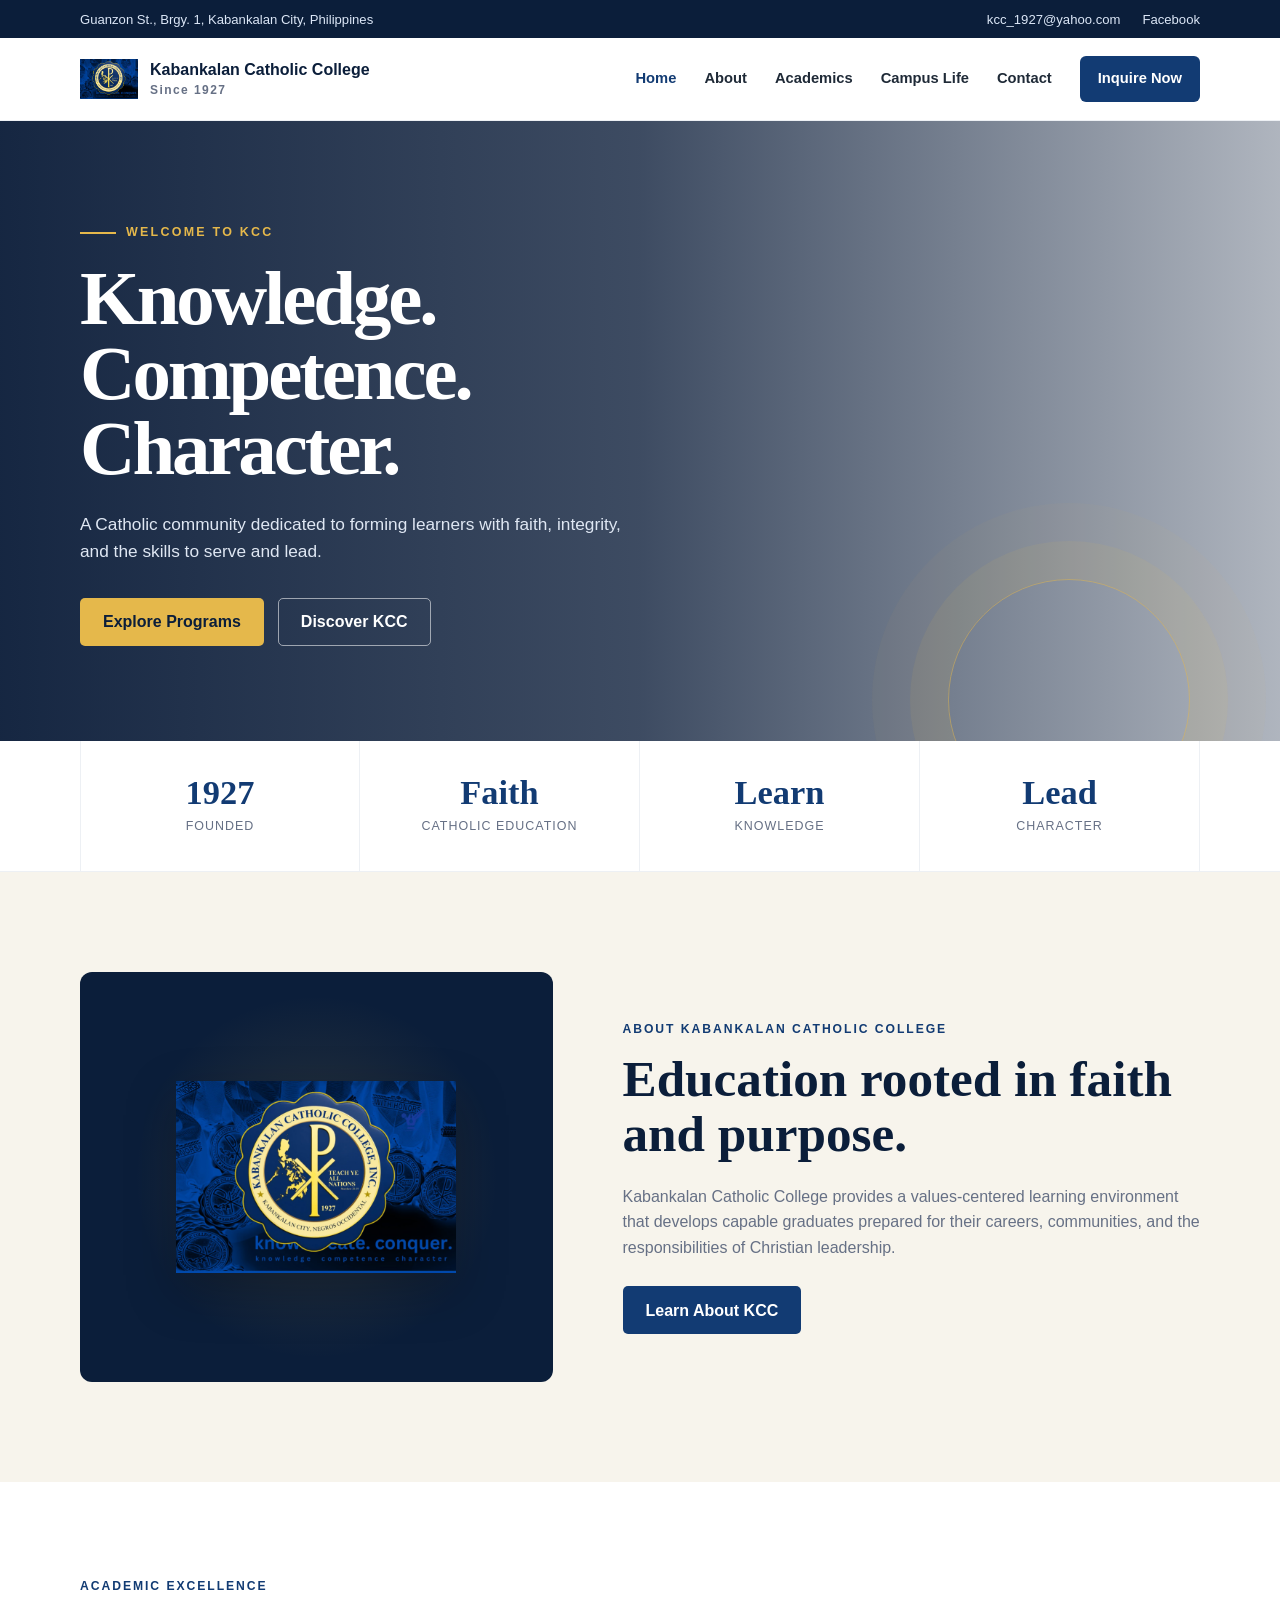
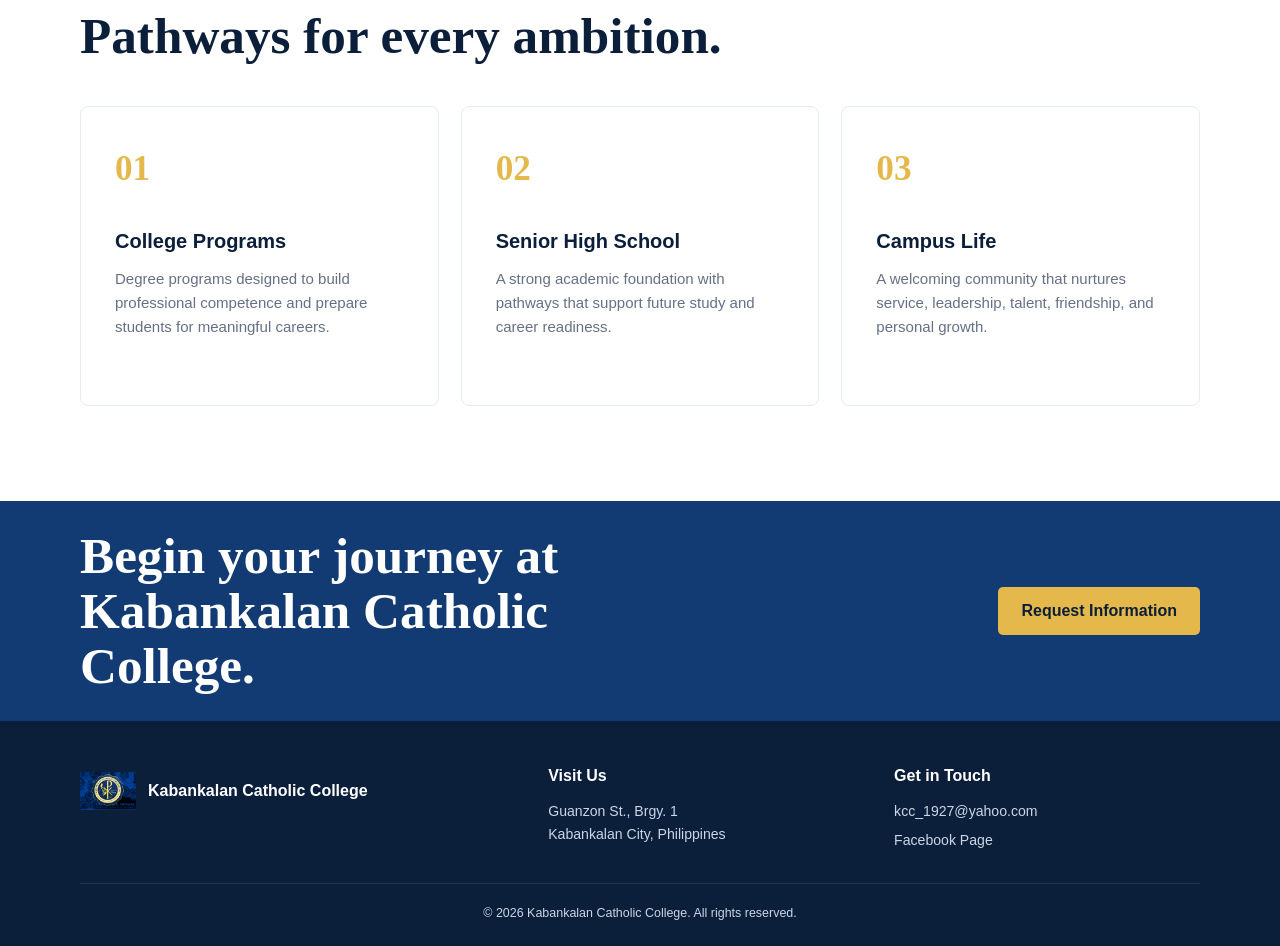
<file: index.html>
<!DOCTYPE html>
<html lang="en">
<head>
  <meta charset="UTF-8">
  <meta name="viewport" content="width=device-width, initial-scale=1.0">
  <meta name="description" content="Kabankalan Catholic College - knowledge, competence, and character.">
  <title>Kabankalan Catholic College</title>
  <link rel="stylesheet" href="assets/style.css">
</head>
<body>
  <div class="topbar">
    <div class="container">
      <span>Guanzon St., Brgy. 1, Kabankalan City, Philippines</span>
      <div class="topbar-links">
        <a href="mailto:kcc_1927@yahoo.com">kcc_1927@yahoo.com</a>
        <a href="https://www.facebook.com/share/1AAuuP4sMT/" target="_blank" rel="noopener">Facebook</a>
      </div>
    </div>
  </div>

  <header class="navbar">
    <div class="container nav-inner">
      <a class="brand" href="index.html" aria-label="Kabankalan Catholic College home">
        <img src="assets/kcc-logo.png" alt="Kabankalan Catholic College seal">
        <div>
          Kabankalan Catholic College
          <span>Since 1927</span>
        </div>
      </a>

      <button class="menu-btn" type="button" aria-label="Toggle navigation" aria-expanded="false">&#9776;</button>
      <nav class="nav-links" aria-label="Main navigation">
        <a class="active" href="index.html">Home</a>
        <a href="about.html">About</a>
        <a href="courses.html">Academics</a>
        <a href="events.html">Campus Life</a>
        <a href="contact.html">Contact</a>
        <a class="apply-btn" href="contact.html">Inquire Now</a>
      </nav>
    </div>
  </header>

  <main>
    <section class="hero">
      <div class="container">
        <div class="hero-content">
          <div class="eyebrow">Welcome to KCC</div>
          <h1>Knowledge.<br>Competence.<br>Character.</h1>
          <p>A Catholic community dedicated to forming learners with faith, integrity, and the skills to serve and lead.</p>
          <div class="hero-actions">
            <a class="button button-gold" href="courses.html">Explore Programs</a>
            <a class="button button-outline" href="about.html">Discover KCC</a>
          </div>
        </div>
      </div>
    </section>

    <section class="stats" aria-label="College highlights">
      <div class="container stats-grid">
        <div class="stat"><strong>1927</strong><span>Founded</span></div>
        <div class="stat"><strong>Faith</strong><span>Catholic Education</span></div>
        <div class="stat"><strong>Learn</strong><span>Knowledge</span></div>
        <div class="stat"><strong>Lead</strong><span>Character</span></div>
      </div>
    </section>

    <section class="welcome">
      <div class="container welcome-grid">
        <div class="welcome-logo">
          <img src="assets/kcc-logo.png" alt="Kabankalan Catholic College official seal">
        </div>
        <div>
          <div class="section-kicker">About Kabankalan Catholic College</div>
          <h2>Education rooted in faith and purpose.</h2>
          <p class="welcome-copy">Kabankalan Catholic College provides a values-centered learning environment that develops capable graduates prepared for their careers, communities, and the responsibilities of Christian leadership.</p>
          <a class="button button-blue" href="about.html">Learn About KCC</a>
        </div>
      </div>
    </section>

    <section class="programs">
      <div class="container">
        <div class="program-heading">
          <div class="section-kicker">Academic Excellence</div>
          <h2>Pathways for every ambition.</h2>
        </div>
        <div class="program-grid">
          <article class="program-card">
            <div class="card-number">01</div>
            <h3>College Programs</h3>
            <p>Degree programs designed to build professional competence and prepare students for meaningful careers.</p>
          </article>
          <article class="program-card">
            <div class="card-number">02</div>
            <h3>Senior High School</h3>
            <p>A strong academic foundation with pathways that support future study and career readiness.</p>
          </article>
          <article class="program-card">
            <div class="card-number">03</div>
            <h3>Campus Life</h3>
            <p>A welcoming community that nurtures service, leadership, talent, friendship, and personal growth.</p>
          </article>
        </div>
      </div>
    </section>

    <section class="cta">
      <div class="container cta-inner">
        <h2>Begin your journey at Kabankalan Catholic College.</h2>
        <a class="button button-gold" href="contact.html">Request Information</a>
      </div>
    </section>
  </main>

  <footer class="footer">
    <div class="container">
      <div class="footer-grid">
        <div>
          <div class="footer-brand">
            <img src="assets/kcc-logo.png" alt="">
            <span>Kabankalan Catholic College</span>
          </div>
        </div>
        <div>
          <h4>Visit Us</h4>
          <p>Guanzon St., Brgy. 1<br>Kabankalan City, Philippines</p>
        </div>
        <div>
          <h4>Get in Touch</h4>
          <div class="footer-links">
            <a href="mailto:kcc_1927@yahoo.com">kcc_1927@yahoo.com</a>
            <a href="https://www.facebook.com/share/1AAuuP4sMT/" target="_blank" rel="noopener">Facebook Page</a>
          </div>
        </div>
      </div>
      <div class="copyright">&copy; 2026 Kabankalan Catholic College. All rights reserved.</div>
    </div>
  </footer>

  <script>
    const menuButton = document.querySelector(".menu-btn");
    const navLinks = document.querySelector(".nav-links");

    menuButton.addEventListener("click", () => {
      const isOpen = navLinks.classList.toggle("open");
      menuButton.setAttribute("aria-expanded", String(isOpen));
    });
  </script>
</body>
</html>
</file>
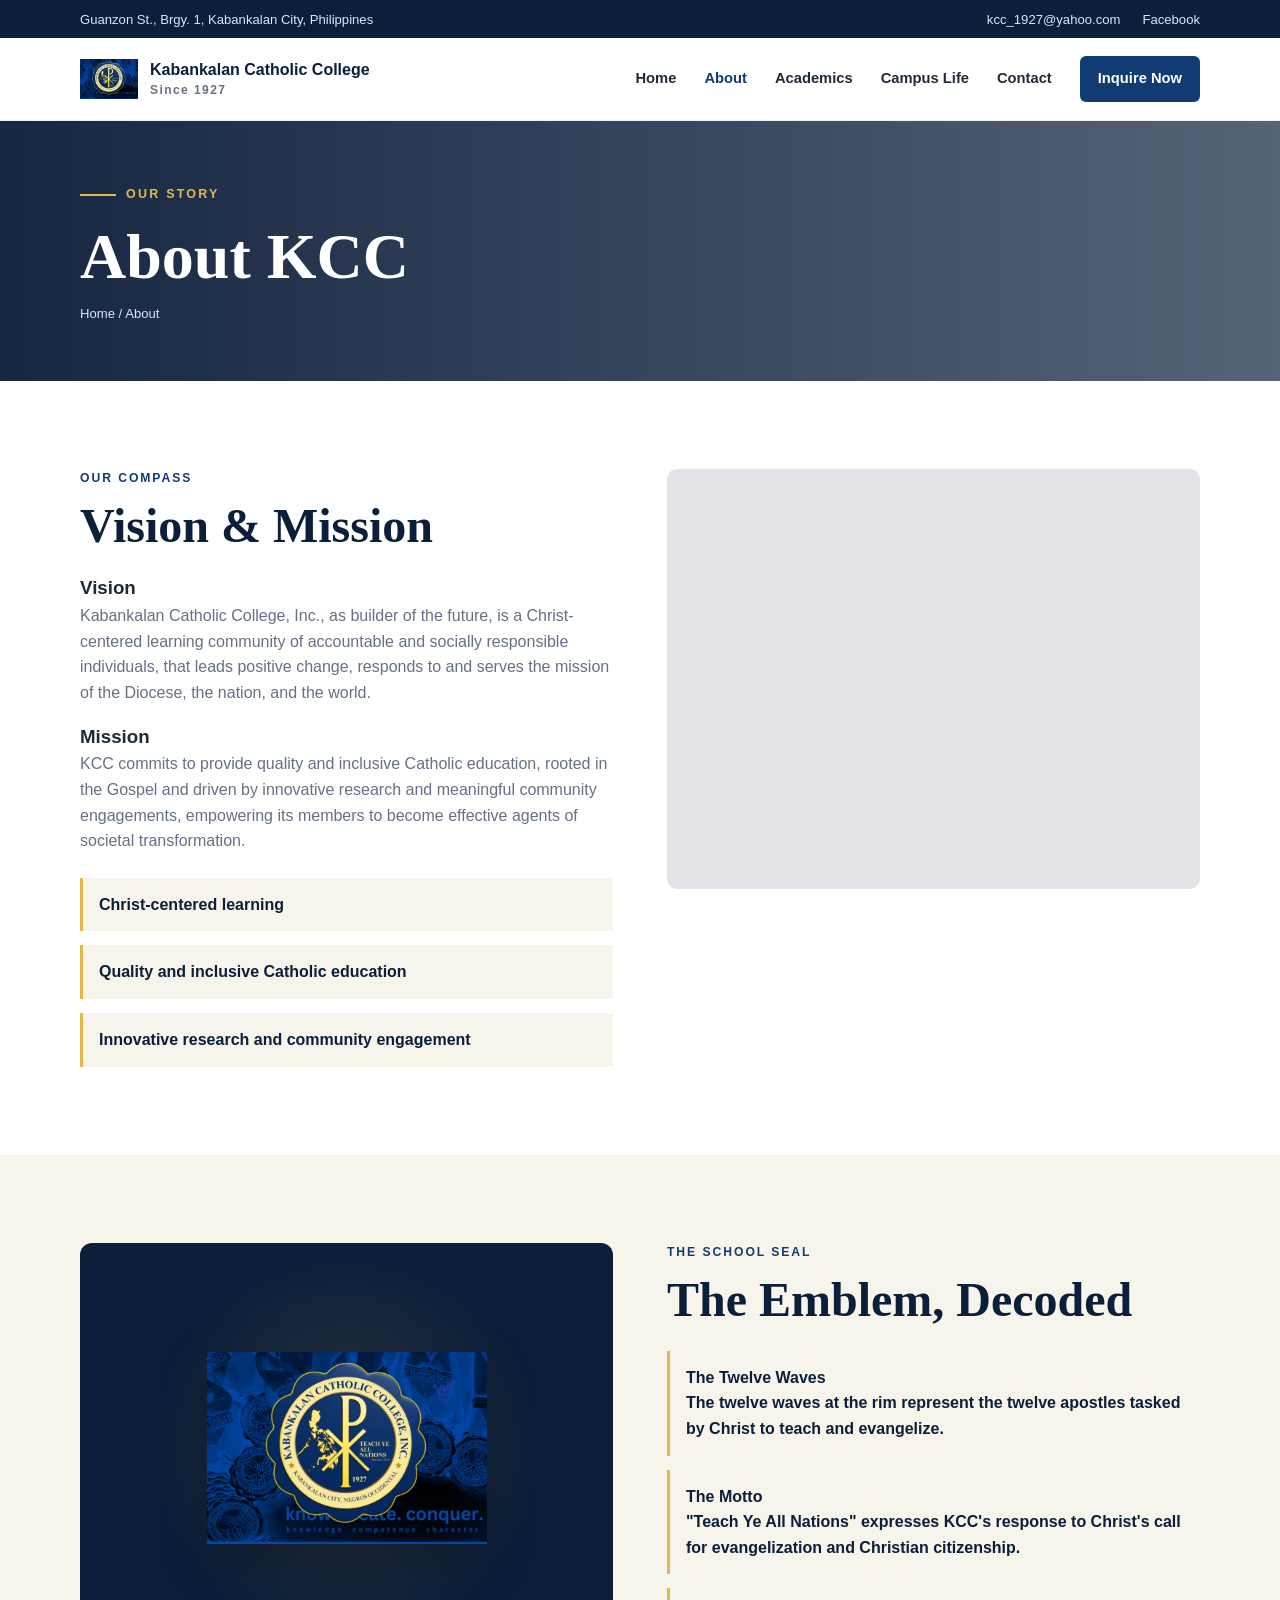
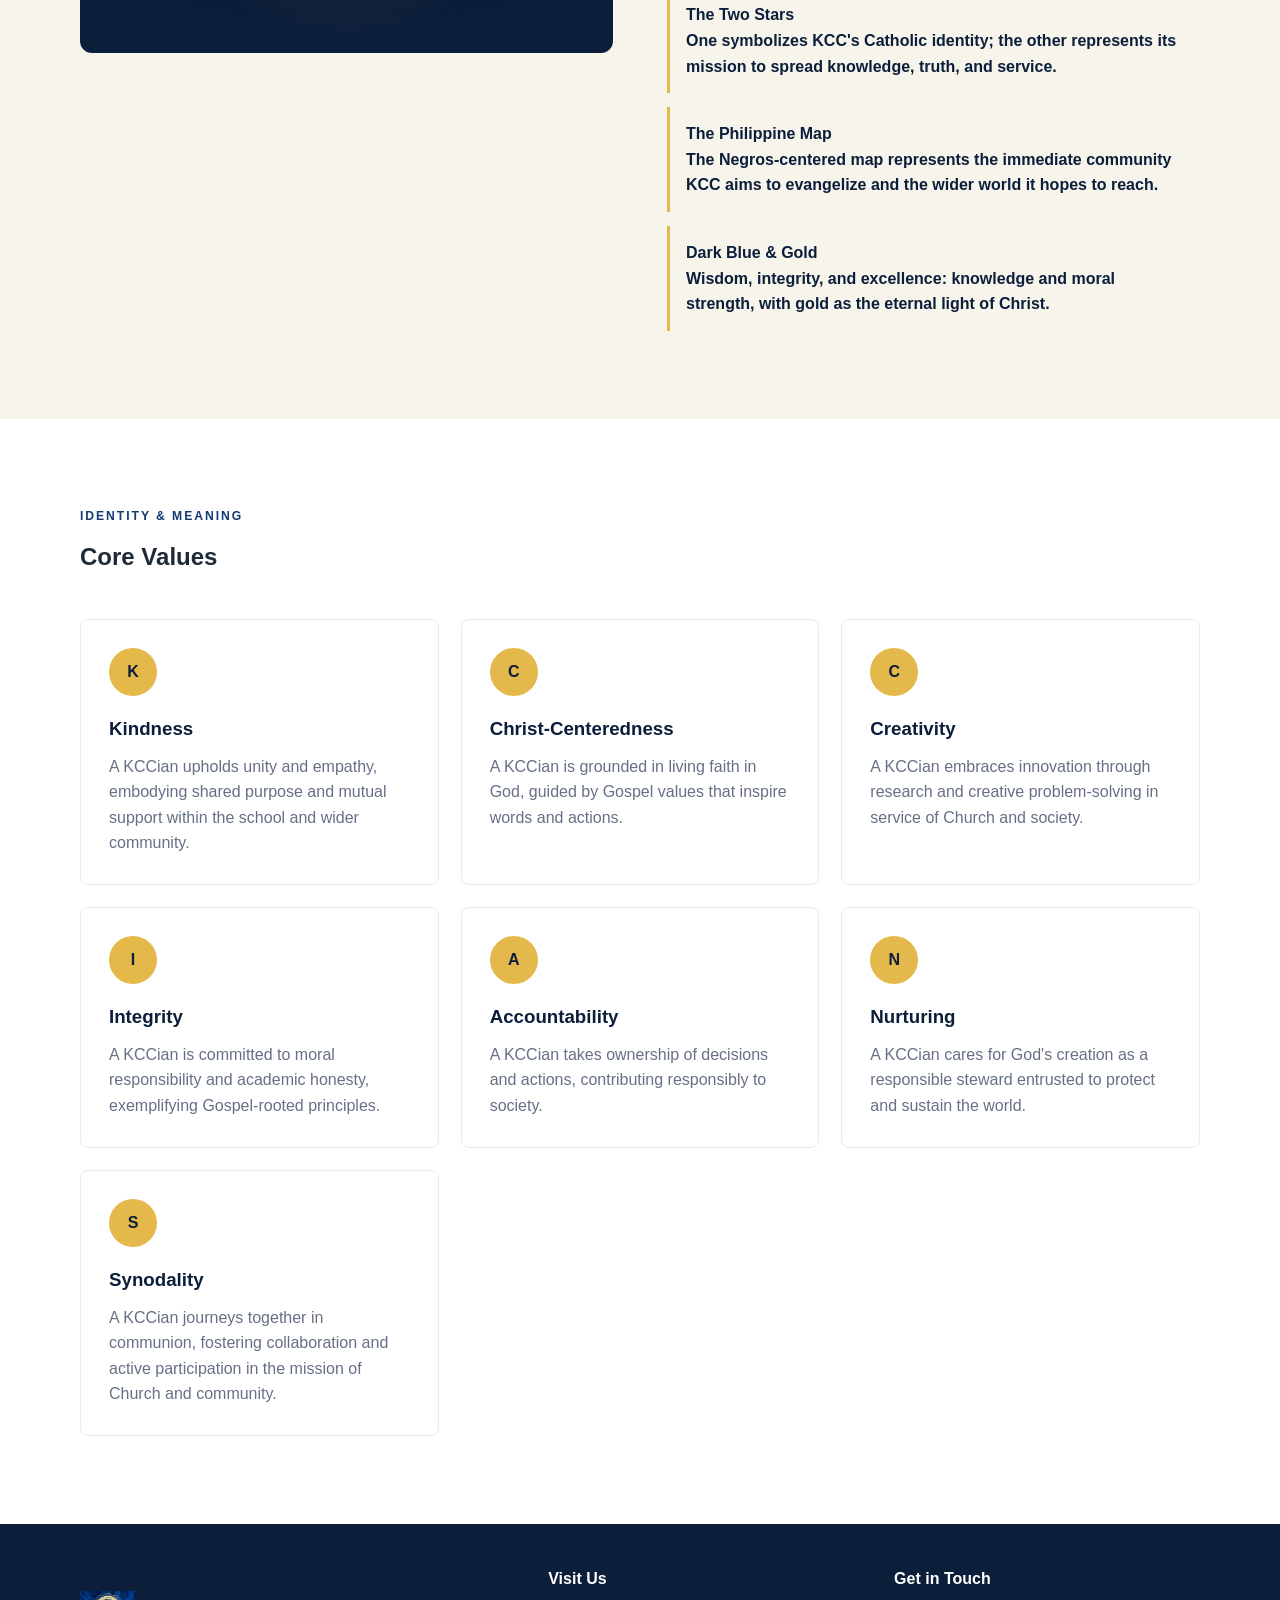
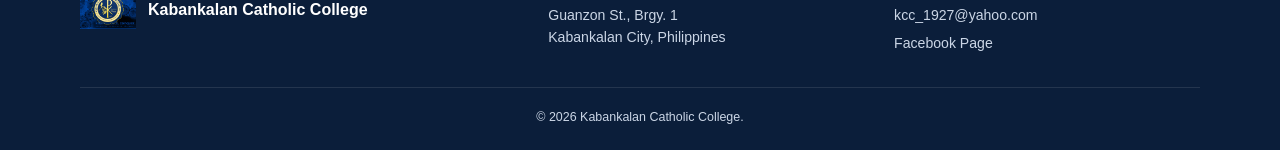
<file: about.html>
<!DOCTYPE html>
<html lang="en">
<head>
  <meta charset="UTF-8">
  <meta name="viewport" content="width=device-width, initial-scale=1.0">
  <title>About | Kabankalan Catholic College</title>
  <link rel="stylesheet" href="assets/style.css">
</head>
<body>
  <div class="topbar"><div class="container"><span>Guanzon St., Brgy. 1, Kabankalan City, Philippines</span><div class="topbar-links"><a href="mailto:kcc_1927@yahoo.com">kcc_1927@yahoo.com</a><a href="https://www.facebook.com/share/1AAuuP4sMT/" target="_blank" rel="noopener">Facebook</a></div></div></div>
  <header class="navbar"><div class="container nav-inner"><a class="brand" href="index.html"><img src="assets/kcc-logo.png" alt="KCC seal"><div>Kabankalan Catholic College<span>Since 1927</span></div></a><button class="menu-btn" type="button" aria-label="Toggle navigation" aria-expanded="false">&#9776;</button><nav class="nav-links"><a href="index.html">Home</a><a class="active" href="about.html">About</a><a href="courses.html">Academics</a><a href="events.html">Campus Life</a><a href="contact.html">Contact</a><a class="apply-btn" href="contact.html">Inquire Now</a></nav></div></header>
  <main>
    <section class="page-hero"><div class="container"><div class="eyebrow">Our Story</div><h1>About KCC</h1><div class="breadcrumb">Home / About</div></div></section>
    <section class="content-section"><div class="container content-grid">
      <div><div class="section-kicker">Our Compass</div><h2>Vision &amp; Mission</h2><h3>Vision</h3><p>Kabankalan Catholic College, Inc., as builder of the future, is a Christ-centered learning community of accountable and socially responsible individuals, that leads positive change, responds to and serves the mission of the Diocese, the nation, and the world.</p><h3>Mission</h3><p>KCC commits to provide quality and inclusive Catholic education, rooted in the Gospel and driven by innovative research and meaningful community engagements, empowering its members to become effective agents of societal transformation.</p><ul class="feature-list"><li>Christ-centered learning</li><li>Quality and inclusive Catholic education</li><li>Innovative research and community engagement</li></ul></div>
      <div class="image-panel" role="img" aria-label="Students learning together on campus"></div>
    </div></section>
    <section class="content-section" style="background:#f7f4ec">
      <div class="container content-grid">
        <div class="welcome-logo"><img src="assets/kcc-logo.png" alt="Kabankalan Catholic College official seal"></div>
        <div>
          <div class="section-kicker">The School Seal</div>
          <h2>The Emblem, Decoded</h2>
          <ol class="feature-list">
            <li><strong>The Twelve Waves</strong><br>The twelve waves at the rim represent the twelve apostles tasked by Christ to teach and evangelize.</li>
            <li><strong>The Motto</strong><br>"Teach Ye All Nations" expresses KCC's response to Christ's call for evangelization and Christian citizenship.</li>
            <li><strong>The Two Stars</strong><br>One symbolizes KCC's Catholic identity; the other represents its mission to spread knowledge, truth, and service.</li>
            <li><strong>The Philippine Map</strong><br>The Negros-centered map represents the immediate community KCC aims to evangelize and the wider world it hopes to reach.</li>
            <li><strong>Dark Blue &amp; Gold</strong><br>Wisdom, integrity, and excellence: knowledge and moral strength, with gold as the eternal light of Christ.</li>
          </ol>
        </div>
      </div>
    </section>
    <section class="content-section">
      <div class="container">
        <div class="program-heading"><div class="section-kicker">Identity &amp; Meaning</div><h2>Core Values</h2></div>
        <div class="course-grid">
          <article class="course-card"><div class="card-icon">K</div><h3>Kindness</h3><p class="muted">A KCCian upholds unity and empathy, embodying shared purpose and mutual support within the school and wider community.</p></article>
          <article class="course-card"><div class="card-icon">C</div><h3>Christ-Centeredness</h3><p class="muted">A KCCian is grounded in living faith in God, guided by Gospel values that inspire words and actions.</p></article>
          <article class="course-card"><div class="card-icon">C</div><h3>Creativity</h3><p class="muted">A KCCian embraces innovation through research and creative problem-solving in service of Church and society.</p></article>
          <article class="course-card"><div class="card-icon">I</div><h3>Integrity</h3><p class="muted">A KCCian is committed to moral responsibility and academic honesty, exemplifying Gospel-rooted principles.</p></article>
          <article class="course-card"><div class="card-icon">A</div><h3>Accountability</h3><p class="muted">A KCCian takes ownership of decisions and actions, contributing responsibly to society.</p></article>
          <article class="course-card"><div class="card-icon">N</div><h3>Nurturing</h3><p class="muted">A KCCian cares for God's creation as a responsible steward entrusted to protect and sustain the world.</p></article>
          <article class="course-card"><div class="card-icon">S</div><h3>Synodality</h3><p class="muted">A KCCian journeys together in communion, fostering collaboration and active participation in the mission of Church and community.</p></article>
        </div>
      </div>
    </section>
  </main>
  <footer class="footer"><div class="container"><div class="footer-grid"><div class="footer-brand"><img src="assets/kcc-logo.png" alt=""><span>Kabankalan Catholic College</span></div><div><h4>Visit Us</h4><p>Guanzon St., Brgy. 1<br>Kabankalan City, Philippines</p></div><div><h4>Get in Touch</h4><div class="footer-links"><a href="mailto:kcc_1927@yahoo.com">kcc_1927@yahoo.com</a><a href="https://www.facebook.com/share/1AAuuP4sMT/" target="_blank" rel="noopener">Facebook Page</a></div></div></div><div class="copyright">&copy; 2026 Kabankalan Catholic College.</div></div></footer>
  <script>const m=document.querySelector(".menu-btn"),n=document.querySelector(".nav-links");m.addEventListener("click",()=>{const o=n.classList.toggle("open");m.setAttribute("aria-expanded",String(o))});</script>
</body>
</html>
</file>
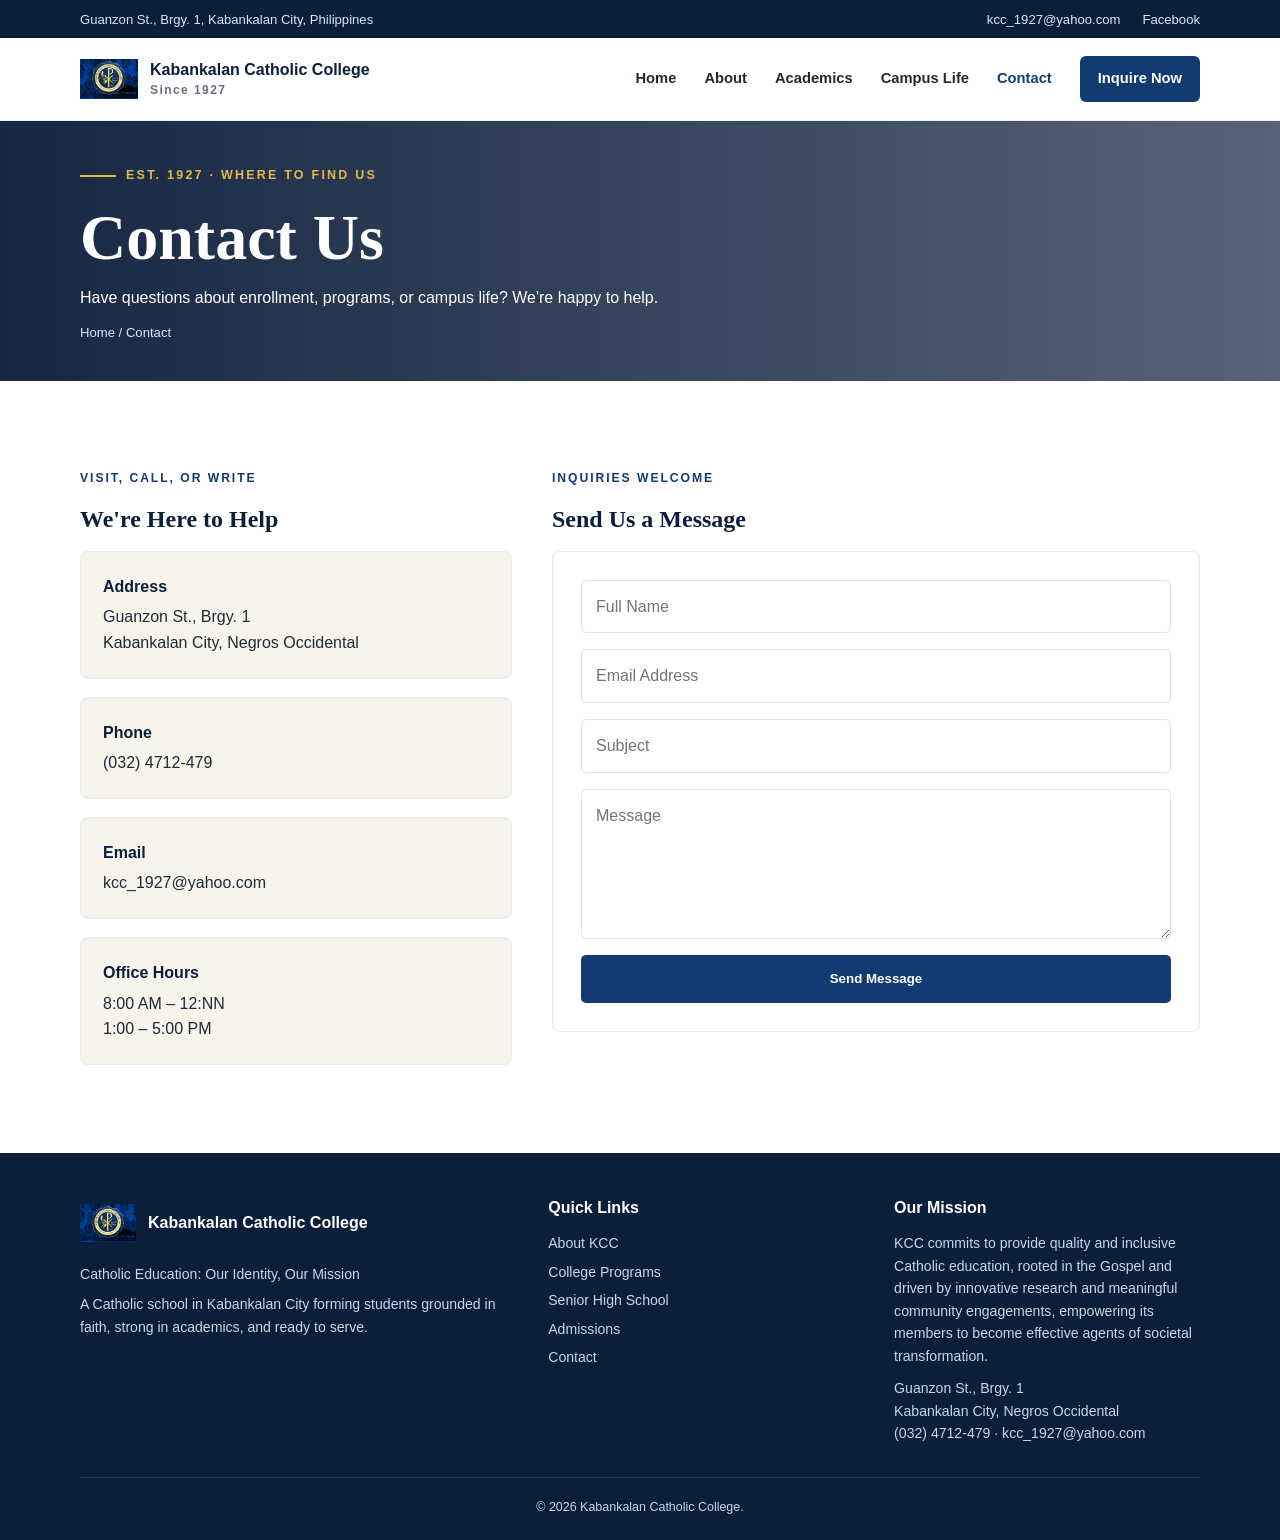
<file: contact.html>
<!DOCTYPE html>
<html lang="en">
<head><meta charset="UTF-8"><meta name="viewport" content="width=device-width, initial-scale=1.0"><title>Contact | Kabankalan Catholic College</title><link rel="stylesheet" href="assets/style.css"></head>
<body>
  <div class="topbar"><div class="container"><span>Guanzon St., Brgy. 1, Kabankalan City, Philippines</span><div class="topbar-links"><a href="mailto:kcc_1927@yahoo.com">kcc_1927@yahoo.com</a><a href="https://www.facebook.com/share/1AAuuP4sMT/" target="_blank" rel="noopener">Facebook</a></div></div></div>
  <header class="navbar"><div class="container nav-inner"><a class="brand" href="index.html"><img src="assets/kcc-logo.png" alt="KCC seal"><div>Kabankalan Catholic College<span>Since 1927</span></div></a><button class="menu-btn" type="button" aria-label="Toggle navigation" aria-expanded="false">&#9776;</button><nav class="nav-links"><a href="index.html">Home</a><a href="about.html">About</a><a href="courses.html">Academics</a><a href="events.html">Campus Life</a><a class="active" href="contact.html">Contact</a><a class="apply-btn" href="contact.html">Inquire Now</a></nav></div></header>
  <main>
    <section class="page-hero"><div class="container"><div class="eyebrow">Est. 1927 · Where to Find Us</div><h1>Contact Us</h1><p style="max-width:620px;margin-top:14px">Have questions about enrollment, programs, or campus life? We're happy to help.</p><div class="breadcrumb">Home / Contact</div></div></section>
    <section class="content-section"><div class="container contact-grid">
      <div>
        <div class="section-kicker">Visit, Call, or Write</div>
        <h2 style="color:var(--navy);font-family:Georgia,serif;margin-bottom:12px">We're Here to Help</h2>
        <div class="contact-info">
          <div class="contact-item"><strong>Address</strong>Guanzon St., Brgy. 1<br>Kabankalan City, Negros Occidental</div>
          <div class="contact-item"><strong>Phone</strong><a href="tel:+63324712479">(032) 4712-479</a></div>
          <div class="contact-item"><strong>Email</strong><a href="mailto:kcc_1927@yahoo.com">kcc_1927@yahoo.com</a></div>
          <div class="contact-item"><strong>Office Hours</strong>8:00 AM – 12:NN<br>1:00 – 5:00 PM</div>
        </div>
      </div>
      <div>
        <div class="section-kicker">Inquiries Welcome</div>
        <h2 style="color:var(--navy);font-family:Georgia,serif;margin-bottom:12px">Send Us a Message</h2>
        <form class="contact-form" action="mailto:kcc_1927@yahoo.com" method="post" enctype="text/plain">
          <input type="text" name="name" placeholder="Full Name" aria-label="Full Name" required>
          <input type="email" name="email" placeholder="Email Address" aria-label="Email Address" required>
          <input type="text" name="subject" placeholder="Subject" aria-label="Subject" required>
          <textarea name="message" placeholder="Message" aria-label="Message" required></textarea>
          <button class="button button-blue" type="submit">Send Message</button>
        </form>
      </div>
    </div></section>
  </main>
  <footer class="footer">
    <div class="container">
      <div class="footer-grid">
        <div>
          <div class="footer-brand"><img src="assets/kcc-logo.png" alt="Kabankalan Catholic College logo"><span>Kabankalan Catholic College</span></div>
          <p style="margin-top:12px">Catholic Education: Our Identity, Our Mission</p>
          <p style="margin-top:8px">A Catholic school in Kabankalan City forming students grounded in faith, strong in academics, and ready to serve.</p>
        </div>
        <div>
          <h4>Quick Links</h4>
          <div class="footer-links">
            <a href="about.html">About KCC</a>
            <a href="courses.html">College Programs</a>
            <a href="courses.html">Senior High School</a>
            <a href="pricing.html">Admissions</a>
            <a href="contact.html">Contact</a>
          </div>
        </div>
        <div>
          <h4>Our Mission</h4>
          <p>KCC commits to provide quality and inclusive Catholic education, rooted in the Gospel and driven by innovative research and meaningful community engagements, empowering its members to become effective agents of societal transformation.</p>
          <p style="margin-top:10px">Guanzon St., Brgy. 1<br>Kabankalan City, Negros Occidental</p>
          <p>(032) 4712-479 · kcc_1927@yahoo.com</p>
        </div>
      </div>
      <div class="copyright">&copy; 2026 Kabankalan Catholic College.</div>
    </div>
  </footer>
  <script>const m=document.querySelector(".menu-btn"),n=document.querySelector(".nav-links");m.addEventListener("click",()=>{const o=n.classList.toggle("open");m.setAttribute("aria-expanded",String(o))});</script>
</body></html>
</file>
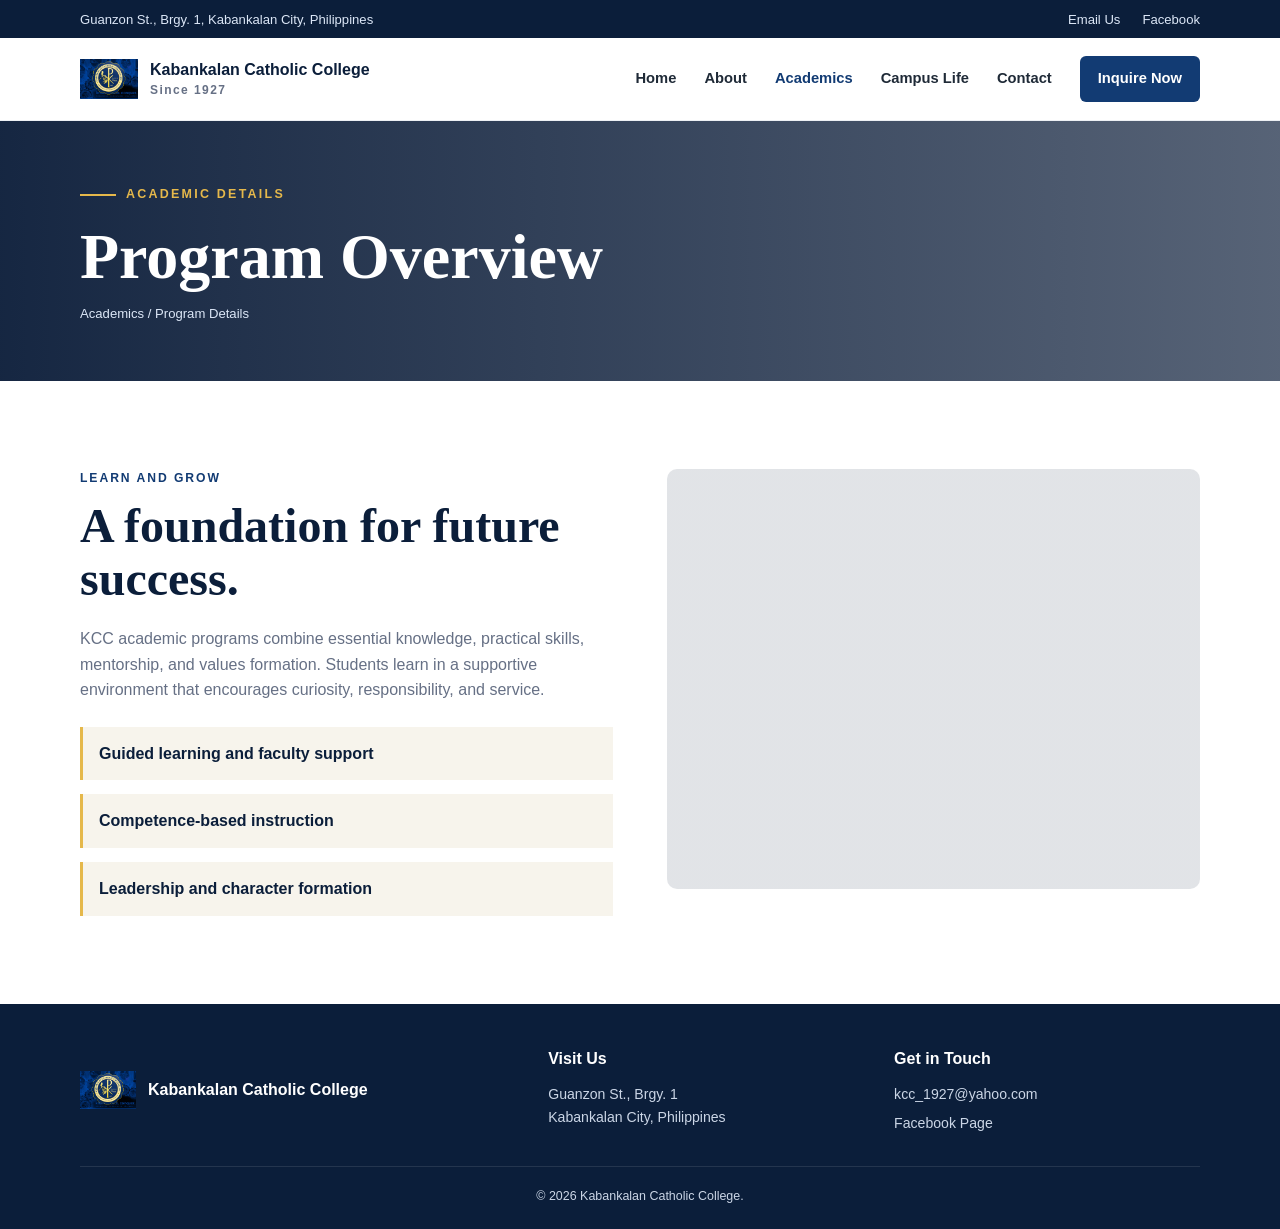
<file: course-details.html>
<!DOCTYPE html>
<html lang="en">
<head><meta charset="UTF-8"><meta name="viewport" content="width=device-width, initial-scale=1.0"><title>Program Details | KCC</title><link rel="stylesheet" href="assets/style.css"></head>
<body>
  <div class="topbar"><div class="container"><span>Guanzon St., Brgy. 1, Kabankalan City, Philippines</span><div class="topbar-links"><a href="mailto:kcc_1927@yahoo.com">Email Us</a><a href="https://www.facebook.com/share/1AAuuP4sMT/" target="_blank" rel="noopener">Facebook</a></div></div></div>
  <header class="navbar"><div class="container nav-inner"><a class="brand" href="index.html"><img src="assets/kcc-logo.png" alt="KCC seal"><div>Kabankalan Catholic College<span>Since 1927</span></div></a><button class="menu-btn" type="button" aria-label="Toggle navigation" aria-expanded="false">&#9776;</button><nav class="nav-links"><a href="index.html">Home</a><a href="about.html">About</a><a class="active" href="courses.html">Academics</a><a href="events.html">Campus Life</a><a href="contact.html">Contact</a><a class="apply-btn" href="contact.html">Inquire Now</a></nav></div></header>
  <main>
    <section class="page-hero"><div class="container"><div class="eyebrow">Academic Details</div><h1>Program Overview</h1><div class="breadcrumb">Academics / Program Details</div></div></section>
    <section class="content-section"><div class="container content-grid"><div><div class="section-kicker">Learn and Grow</div><h2>A foundation for future success.</h2><p>KCC academic programs combine essential knowledge, practical skills, mentorship, and values formation. Students learn in a supportive environment that encourages curiosity, responsibility, and service.</p><ul class="feature-list"><li>Guided learning and faculty support</li><li>Competence-based instruction</li><li>Leadership and character formation</li></ul></div><div class="image-panel" role="img" aria-label="KCC students in a learning environment"></div></div></section>
  </main>
  <footer class="footer"><div class="container"><div class="footer-grid"><div class="footer-brand"><img src="assets/kcc-logo.png" alt=""><span>Kabankalan Catholic College</span></div><div><h4>Visit Us</h4><p>Guanzon St., Brgy. 1<br>Kabankalan City, Philippines</p></div><div><h4>Get in Touch</h4><div class="footer-links"><a href="mailto:kcc_1927@yahoo.com">kcc_1927@yahoo.com</a><a href="https://www.facebook.com/share/1AAuuP4sMT/" target="_blank" rel="noopener">Facebook Page</a></div></div></div><div class="copyright">&copy; 2026 Kabankalan Catholic College.</div></div></footer>
  <script>const m=document.querySelector(".menu-btn"),n=document.querySelector(".nav-links");m.addEventListener("click",()=>{const o=n.classList.toggle("open");m.setAttribute("aria-expanded",String(o))});</script>
</body></html>
</file>
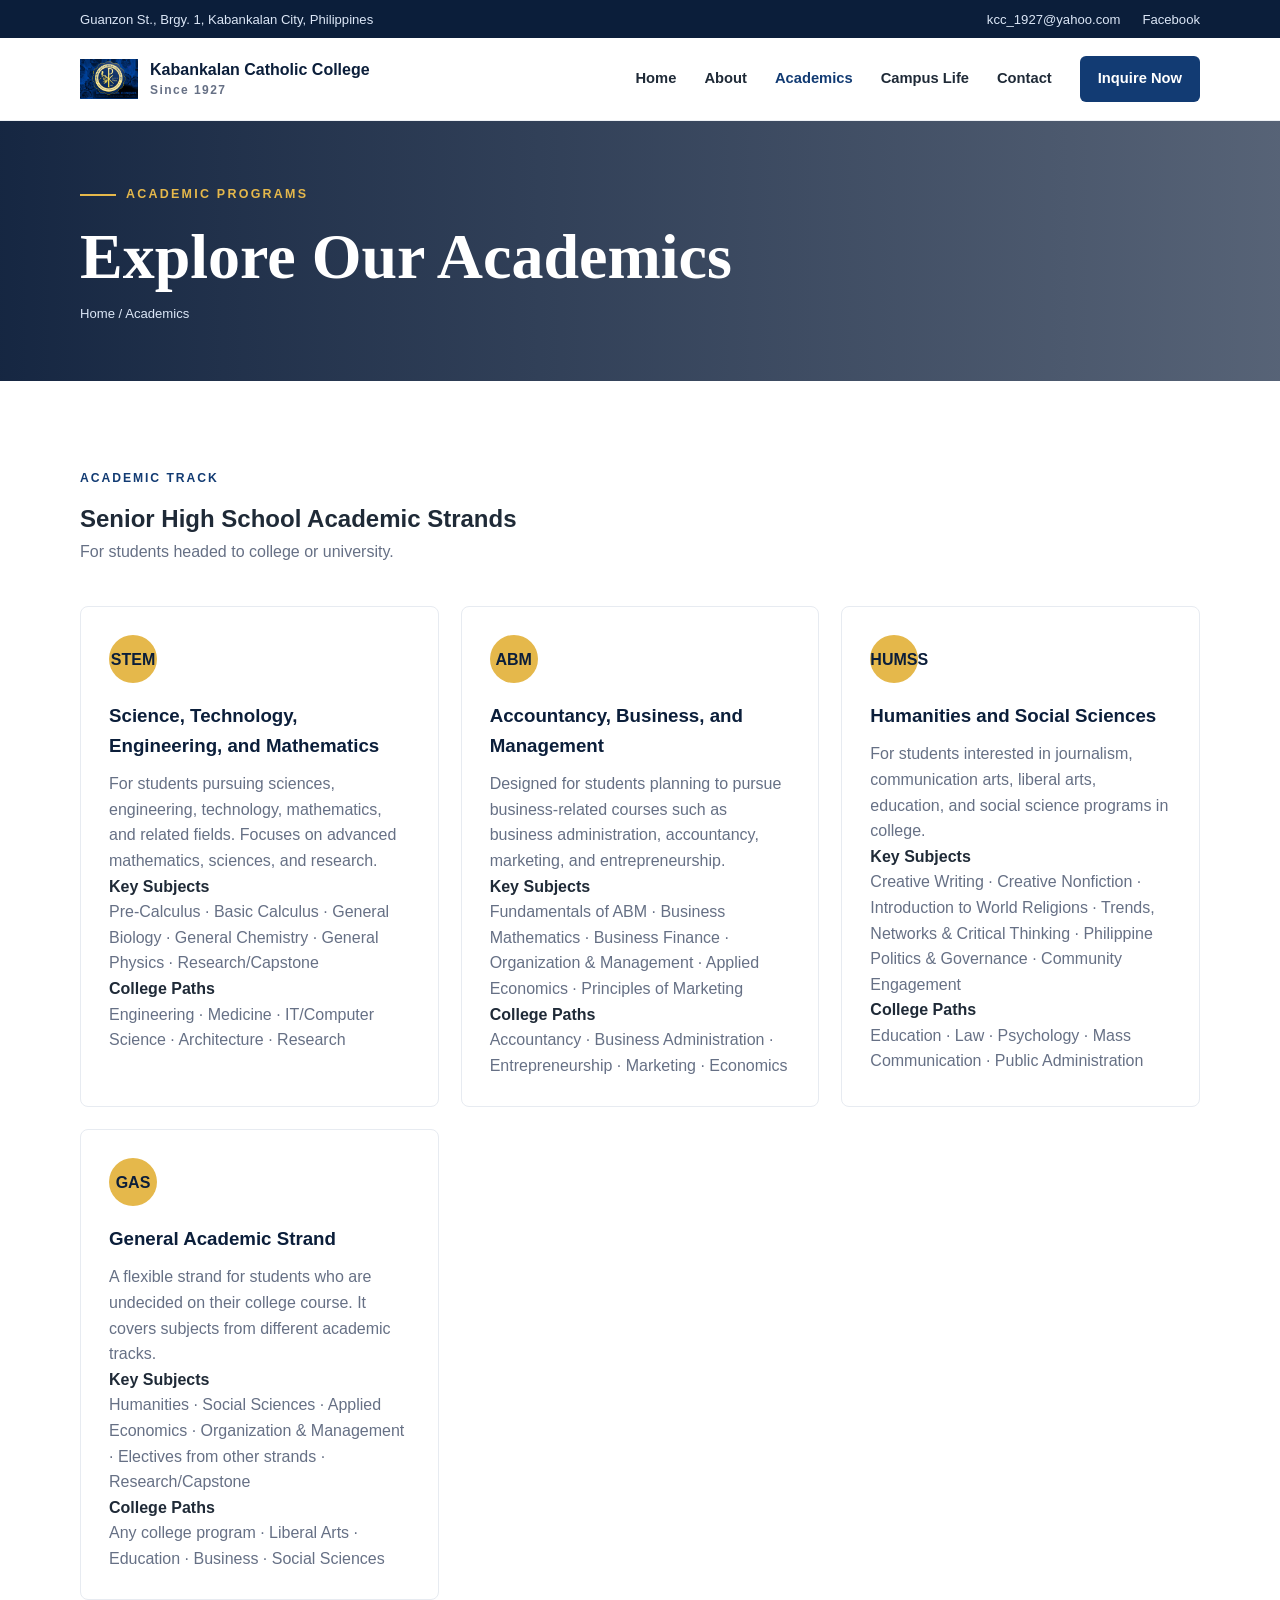
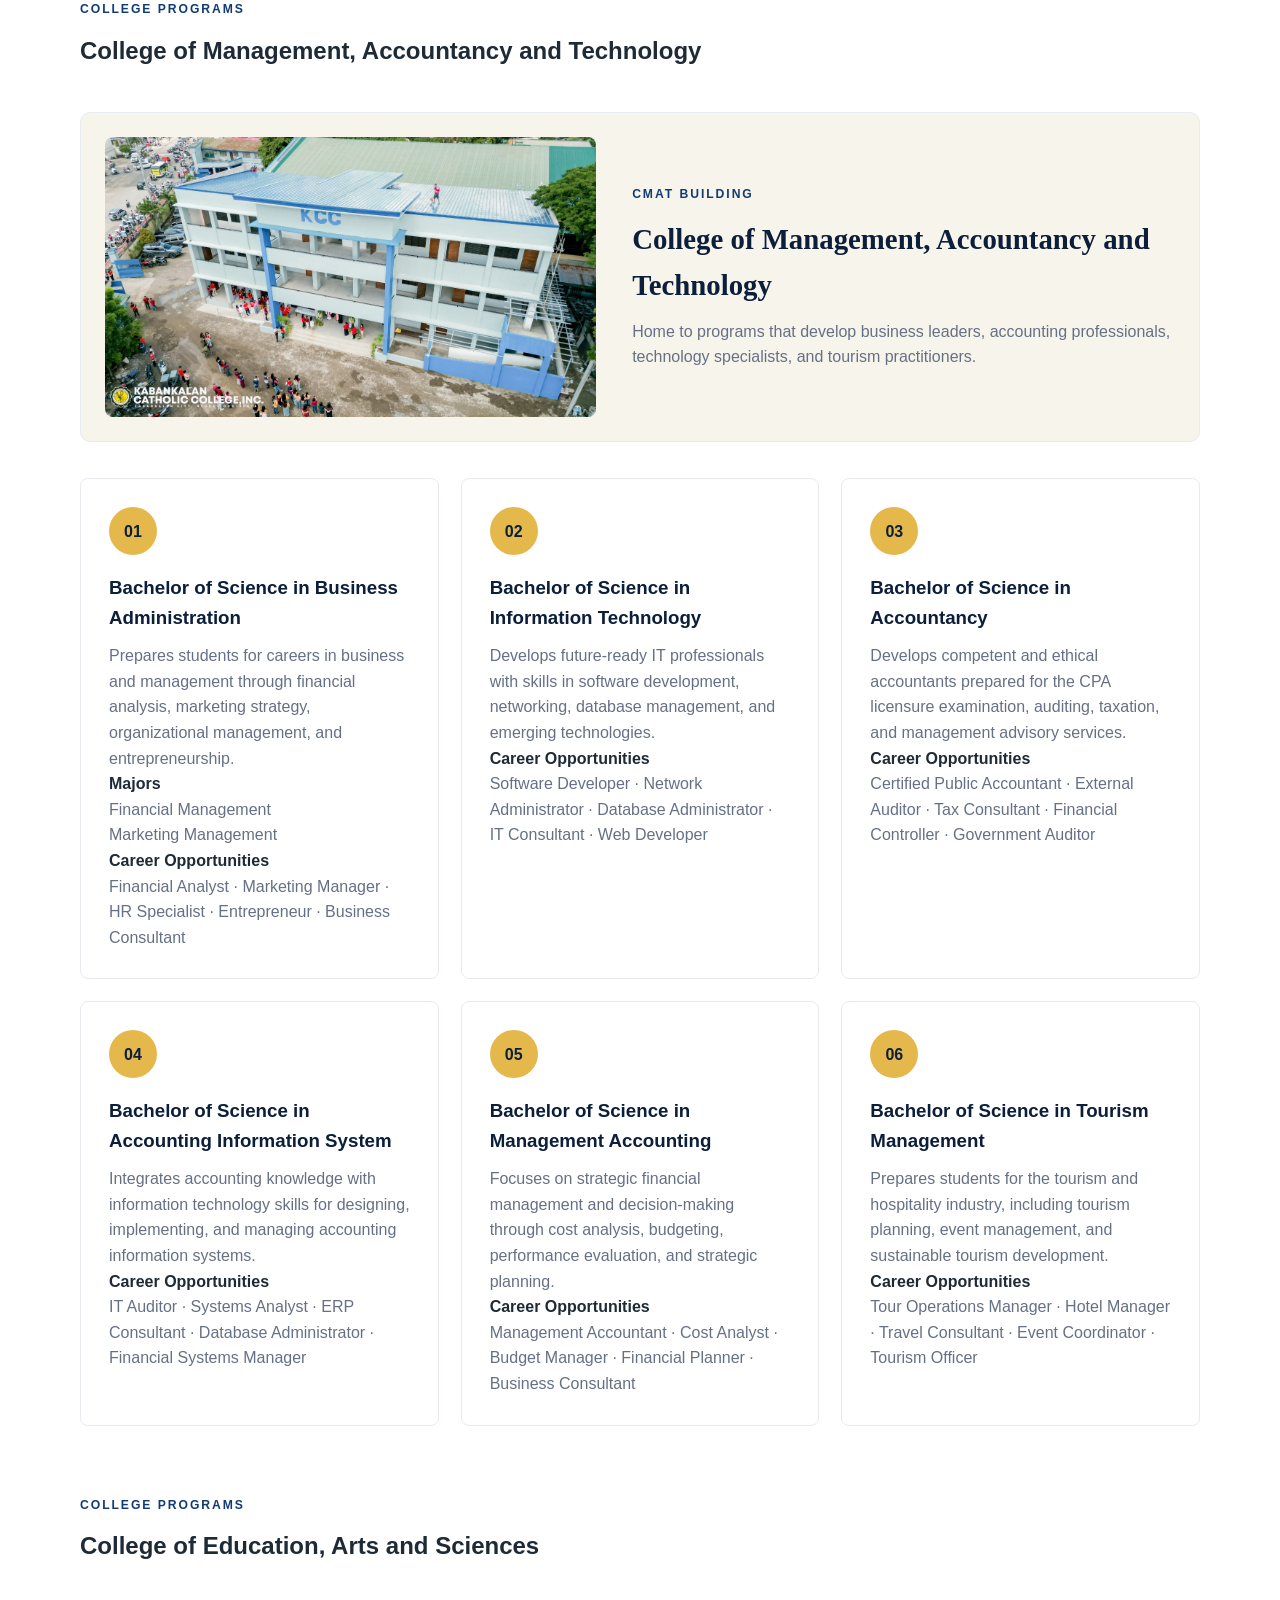
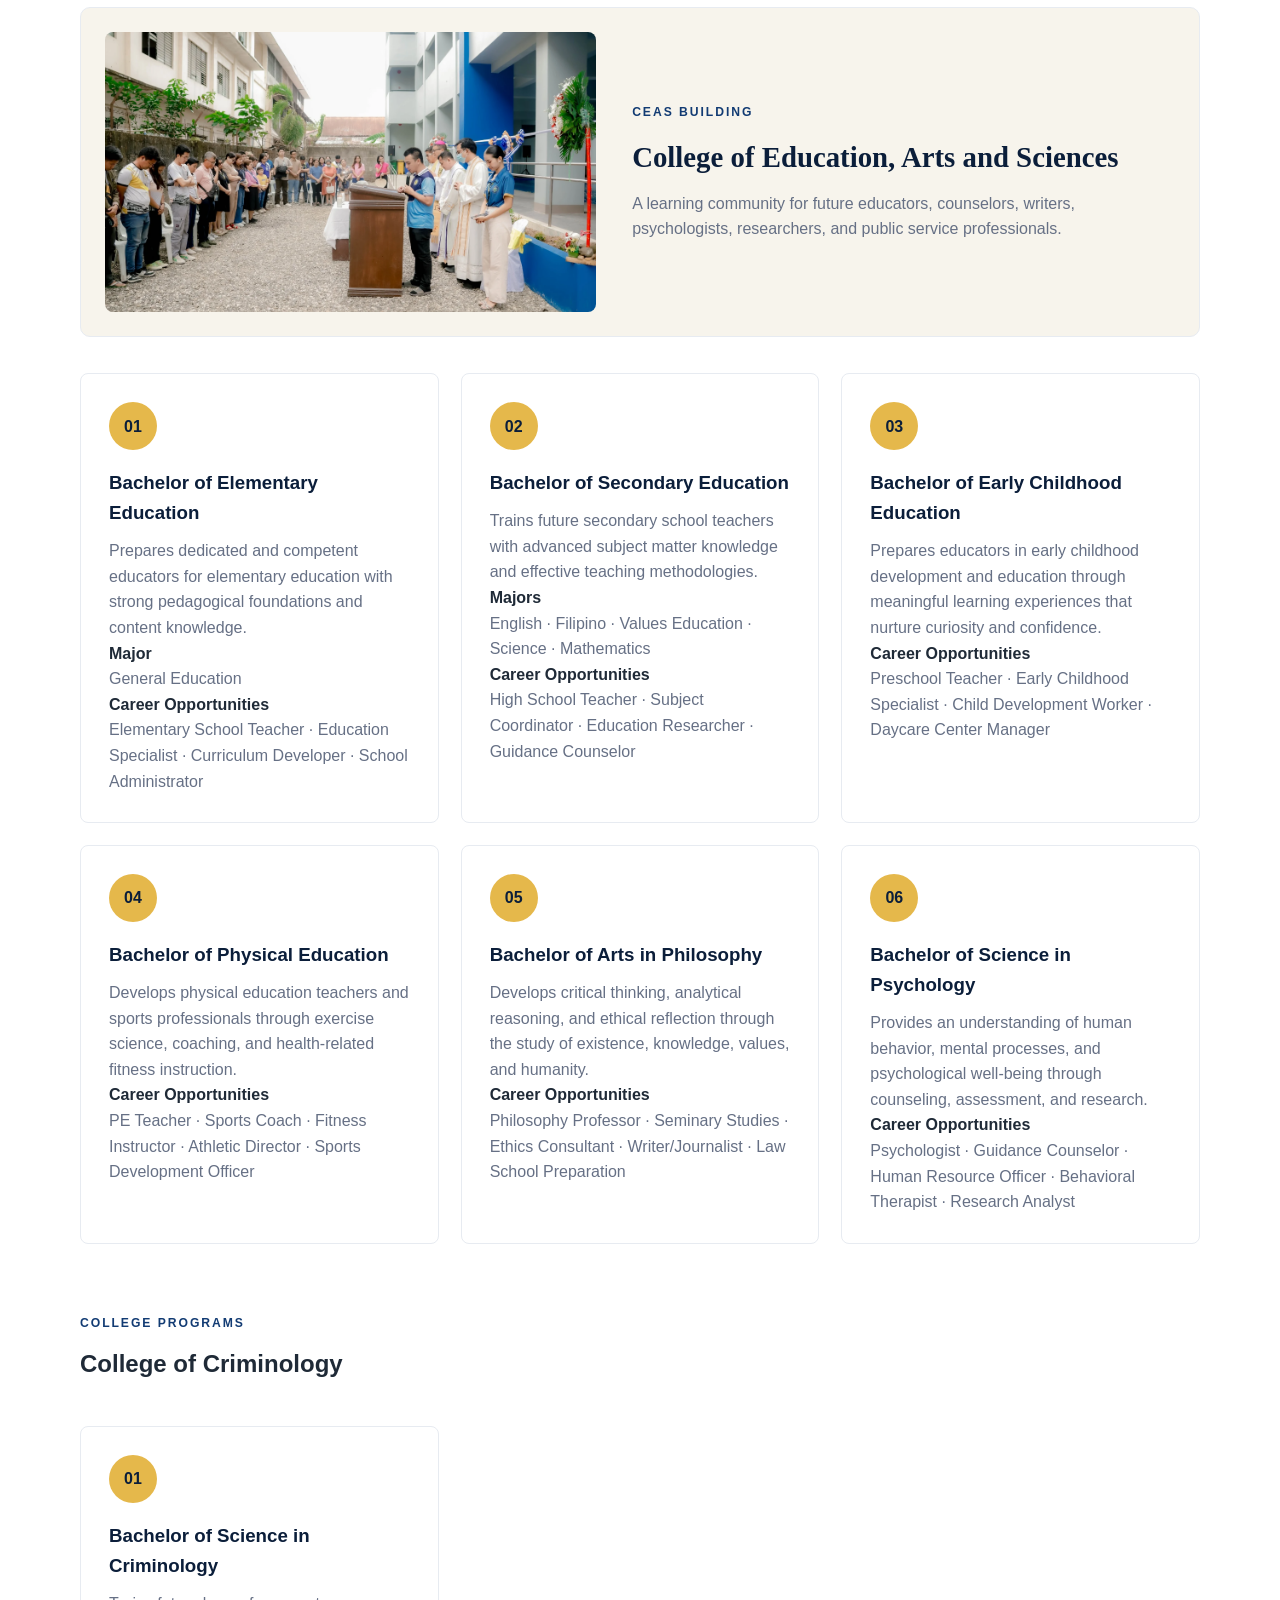
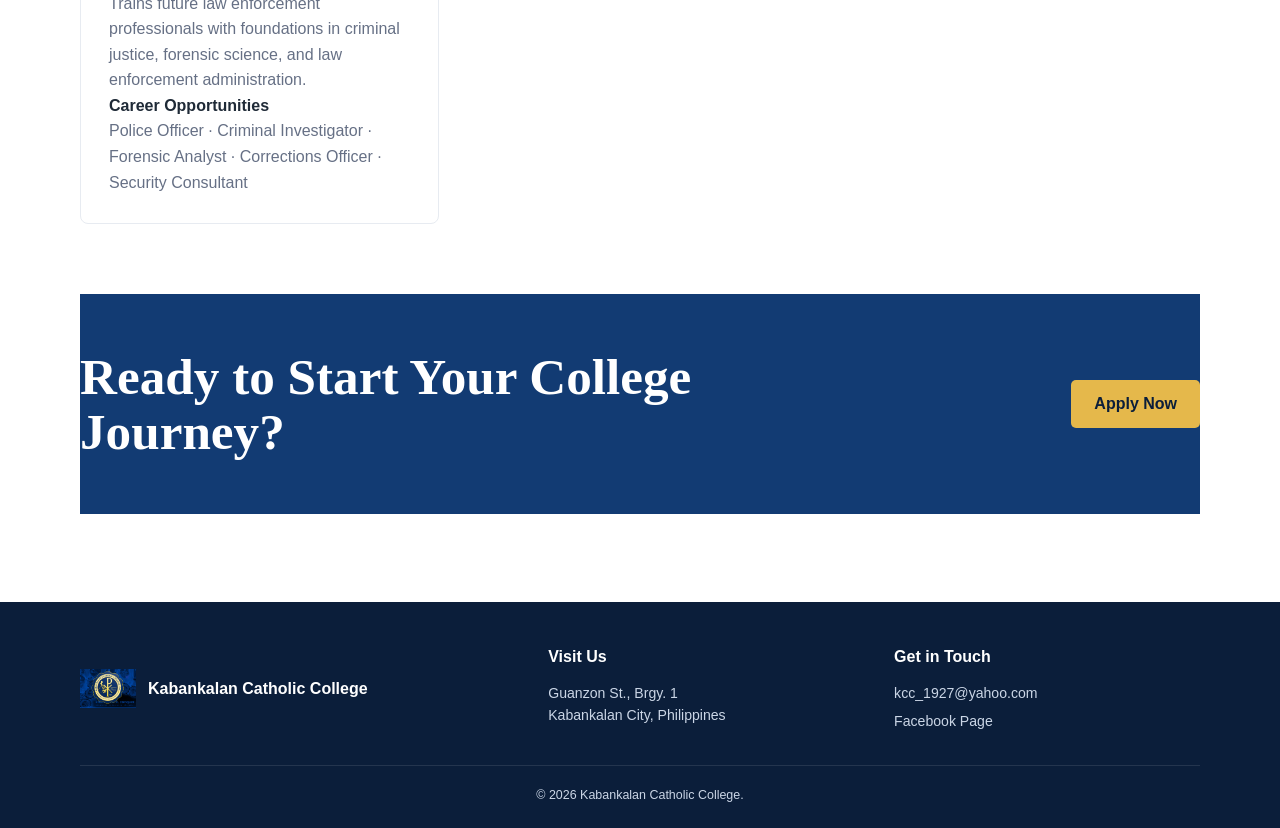
<file: courses.html>
<!DOCTYPE html>
<html lang="en">
<head><meta charset="UTF-8"><meta name="viewport" content="width=device-width, initial-scale=1.0"><title>Academics | Kabankalan Catholic College</title><link rel="stylesheet" href="assets/style.css"></head>
<body>
  <div class="topbar"><div class="container"><span>Guanzon St., Brgy. 1, Kabankalan City, Philippines</span><div class="topbar-links"><a href="mailto:kcc_1927@yahoo.com">kcc_1927@yahoo.com</a><a href="https://www.facebook.com/share/1AAuuP4sMT/" target="_blank" rel="noopener">Facebook</a></div></div></div>
  <header class="navbar"><div class="container nav-inner"><a class="brand" href="index.html"><img src="assets/kcc-logo.png" alt="KCC seal"><div>Kabankalan Catholic College<span>Since 1927</span></div></a><button class="menu-btn" type="button" aria-label="Toggle navigation" aria-expanded="false">&#9776;</button><nav class="nav-links"><a href="index.html">Home</a><a href="about.html">About</a><a class="active" href="courses.html">Academics</a><a href="events.html">Campus Life</a><a href="contact.html">Contact</a><a class="apply-btn" href="contact.html">Inquire Now</a></nav></div></header>
  <main>
    <section class="page-hero"><div class="container"><div class="eyebrow">Academic Programs</div><h1>Explore Our Academics</h1><div class="breadcrumb">Home / Academics</div></div></section>
    <section class="content-section">
      <div class="container">
        <div class="program-heading"><div class="section-kicker">Academic Track</div><h2>Senior High School Academic Strands</h2><p class="muted">For students headed to college or university.</p></div>
        <div class="course-grid">
          <article class="course-card"><div class="card-icon">STEM</div><h3>Science, Technology, Engineering, and Mathematics</h3><p class="muted">For students pursuing sciences, engineering, technology, mathematics, and related fields. Focuses on advanced mathematics, sciences, and research.</p><h4>Key Subjects</h4><p class="muted">Pre-Calculus · Basic Calculus · General Biology · General Chemistry · General Physics · Research/Capstone</p><h4>College Paths</h4><p class="muted">Engineering · Medicine · IT/Computer Science · Architecture · Research</p></article>
          <article class="course-card"><div class="card-icon">ABM</div><h3>Accountancy, Business, and Management</h3><p class="muted">Designed for students planning to pursue business-related courses such as business administration, accountancy, marketing, and entrepreneurship.</p><h4>Key Subjects</h4><p class="muted">Fundamentals of ABM · Business Mathematics · Business Finance · Organization &amp; Management · Applied Economics · Principles of Marketing</p><h4>College Paths</h4><p class="muted">Accountancy · Business Administration · Entrepreneurship · Marketing · Economics</p></article>
          <article class="course-card"><div class="card-icon">HUMSS</div><h3>Humanities and Social Sciences</h3><p class="muted">For students interested in journalism, communication arts, liberal arts, education, and social science programs in college.</p><h4>Key Subjects</h4><p class="muted">Creative Writing · Creative Nonfiction · Introduction to World Religions · Trends, Networks &amp; Critical Thinking · Philippine Politics &amp; Governance · Community Engagement</p><h4>College Paths</h4><p class="muted">Education · Law · Psychology · Mass Communication · Public Administration</p></article>
          <article class="course-card"><div class="card-icon">GAS</div><h3>General Academic Strand</h3><p class="muted">A flexible strand for students who are undecided on their college course. It covers subjects from different academic tracks.</p><h4>Key Subjects</h4><p class="muted">Humanities · Social Sciences · Applied Economics · Organization &amp; Management · Electives from other strands · Research/Capstone</p><h4>College Paths</h4><p class="muted">Any college program · Liberal Arts · Education · Business · Social Sciences</p></article>
        </div>

        <div class="program-heading"><div class="section-kicker">College Programs</div><h2>College of Management, Accountancy and Technology</h2></div>
        <div class="building-showcase">
          <img src="assets/cmat-building.png" alt="CMAT building at Kabankalan Catholic College">
          <div><div class="section-kicker">CMAT Building</div><h3>College of Management, Accountancy and Technology</h3><p class="muted">Home to programs that develop business leaders, accounting professionals, technology specialists, and tourism practitioners.</p></div>
        </div>
        <div class="course-grid">
          <article class="course-card"><div class="card-icon">01</div><h3>Bachelor of Science in Business Administration</h3><p class="muted">Prepares students for careers in business and management through financial analysis, marketing strategy, organizational management, and entrepreneurship.</p><h4>Majors</h4><p class="muted">Financial Management<br>Marketing Management</p><h4>Career Opportunities</h4><p class="muted">Financial Analyst · Marketing Manager · HR Specialist · Entrepreneur · Business Consultant</p></article>
          <article class="course-card"><div class="card-icon">02</div><h3>Bachelor of Science in Information Technology</h3><p class="muted">Develops future-ready IT professionals with skills in software development, networking, database management, and emerging technologies.</p><h4>Career Opportunities</h4><p class="muted">Software Developer · Network Administrator · Database Administrator · IT Consultant · Web Developer</p></article>
          <article class="course-card"><div class="card-icon">03</div><h3>Bachelor of Science in Accountancy</h3><p class="muted">Develops competent and ethical accountants prepared for the CPA licensure examination, auditing, taxation, and management advisory services.</p><h4>Career Opportunities</h4><p class="muted">Certified Public Accountant · External Auditor · Tax Consultant · Financial Controller · Government Auditor</p></article>
          <article class="course-card"><div class="card-icon">04</div><h3>Bachelor of Science in Accounting Information System</h3><p class="muted">Integrates accounting knowledge with information technology skills for designing, implementing, and managing accounting information systems.</p><h4>Career Opportunities</h4><p class="muted">IT Auditor · Systems Analyst · ERP Consultant · Database Administrator · Financial Systems Manager</p></article>
          <article class="course-card"><div class="card-icon">05</div><h3>Bachelor of Science in Management Accounting</h3><p class="muted">Focuses on strategic financial management and decision-making through cost analysis, budgeting, performance evaluation, and strategic planning.</p><h4>Career Opportunities</h4><p class="muted">Management Accountant · Cost Analyst · Budget Manager · Financial Planner · Business Consultant</p></article>
          <article class="course-card"><div class="card-icon">06</div><h3>Bachelor of Science in Tourism Management</h3><p class="muted">Prepares students for the tourism and hospitality industry, including tourism planning, event management, and sustainable tourism development.</p><h4>Career Opportunities</h4><p class="muted">Tour Operations Manager · Hotel Manager · Travel Consultant · Event Coordinator · Tourism Officer</p></article>
        </div>

        <div class="program-heading" style="margin-top:70px"><div class="section-kicker">College Programs</div><h2>College of Education, Arts and Sciences</h2></div>
        <div class="building-showcase">
          <img src="assets/ceas-building.png" alt="CEAS building at Kabankalan Catholic College">
          <div><div class="section-kicker">CEAS Building</div><h3>College of Education, Arts and Sciences</h3><p class="muted">A learning community for future educators, counselors, writers, psychologists, researchers, and public service professionals.</p></div>
        </div>
        <div class="course-grid">
          <article class="course-card"><div class="card-icon">01</div><h3>Bachelor of Elementary Education</h3><p class="muted">Prepares dedicated and competent educators for elementary education with strong pedagogical foundations and content knowledge.</p><h4>Major</h4><p class="muted">General Education</p><h4>Career Opportunities</h4><p class="muted">Elementary School Teacher · Education Specialist · Curriculum Developer · School Administrator</p></article>
          <article class="course-card"><div class="card-icon">02</div><h3>Bachelor of Secondary Education</h3><p class="muted">Trains future secondary school teachers with advanced subject matter knowledge and effective teaching methodologies.</p><h4>Majors</h4><p class="muted">English · Filipino · Values Education · Science · Mathematics</p><h4>Career Opportunities</h4><p class="muted">High School Teacher · Subject Coordinator · Education Researcher · Guidance Counselor</p></article>
          <article class="course-card"><div class="card-icon">03</div><h3>Bachelor of Early Childhood Education</h3><p class="muted">Prepares educators in early childhood development and education through meaningful learning experiences that nurture curiosity and confidence.</p><h4>Career Opportunities</h4><p class="muted">Preschool Teacher · Early Childhood Specialist · Child Development Worker · Daycare Center Manager</p></article>
          <article class="course-card"><div class="card-icon">04</div><h3>Bachelor of Physical Education</h3><p class="muted">Develops physical education teachers and sports professionals through exercise science, coaching, and health-related fitness instruction.</p><h4>Career Opportunities</h4><p class="muted">PE Teacher · Sports Coach · Fitness Instructor · Athletic Director · Sports Development Officer</p></article>
          <article class="course-card"><div class="card-icon">05</div><h3>Bachelor of Arts in Philosophy</h3><p class="muted">Develops critical thinking, analytical reasoning, and ethical reflection through the study of existence, knowledge, values, and humanity.</p><h4>Career Opportunities</h4><p class="muted">Philosophy Professor · Seminary Studies · Ethics Consultant · Writer/Journalist · Law School Preparation</p></article>
          <article class="course-card"><div class="card-icon">06</div><h3>Bachelor of Science in Psychology</h3><p class="muted">Provides an understanding of human behavior, mental processes, and psychological well-being through counseling, assessment, and research.</p><h4>Career Opportunities</h4><p class="muted">Psychologist · Guidance Counselor · Human Resource Officer · Behavioral Therapist · Research Analyst</p></article>
        </div>

        <div class="program-heading" style="margin-top:70px"><div class="section-kicker">College Programs</div><h2>College of Criminology</h2></div>
        <div class="course-grid">
          <article class="course-card"><div class="card-icon">01</div><h3>Bachelor of Science in Criminology</h3><p class="muted">Trains future law enforcement professionals with foundations in criminal justice, forensic science, and law enforcement administration.</p><h4>Career Opportunities</h4><p class="muted">Police Officer · Criminal Investigator · Forensic Analyst · Corrections Officer · Security Consultant</p></article>
        </div>

        <section class="cta" style="margin-top:70px">
          <div class="cta-inner"><h2>Ready to Start Your College Journey?</h2><a class="button button-gold" href="https://kcc.wela.ph/" target="_blank" rel="noopener">Apply Now</a></div>
        </section>
      </div>
    </section>
  </main>
  <footer class="footer"><div class="container"><div class="footer-grid"><div class="footer-brand"><img src="assets/kcc-logo.png" alt=""><span>Kabankalan Catholic College</span></div><div><h4>Visit Us</h4><p>Guanzon St., Brgy. 1<br>Kabankalan City, Philippines</p></div><div><h4>Get in Touch</h4><div class="footer-links"><a href="mailto:kcc_1927@yahoo.com">kcc_1927@yahoo.com</a><a href="https://www.facebook.com/share/1AAuuP4sMT/" target="_blank" rel="noopener">Facebook Page</a></div></div></div><div class="copyright">&copy; 2026 Kabankalan Catholic College.</div></div></footer>
  <script>const m=document.querySelector(".menu-btn"),n=document.querySelector(".nav-links");m.addEventListener("click",()=>{const o=n.classList.toggle("open");m.setAttribute("aria-expanded",String(o))});</script>
</body></html>
</file>
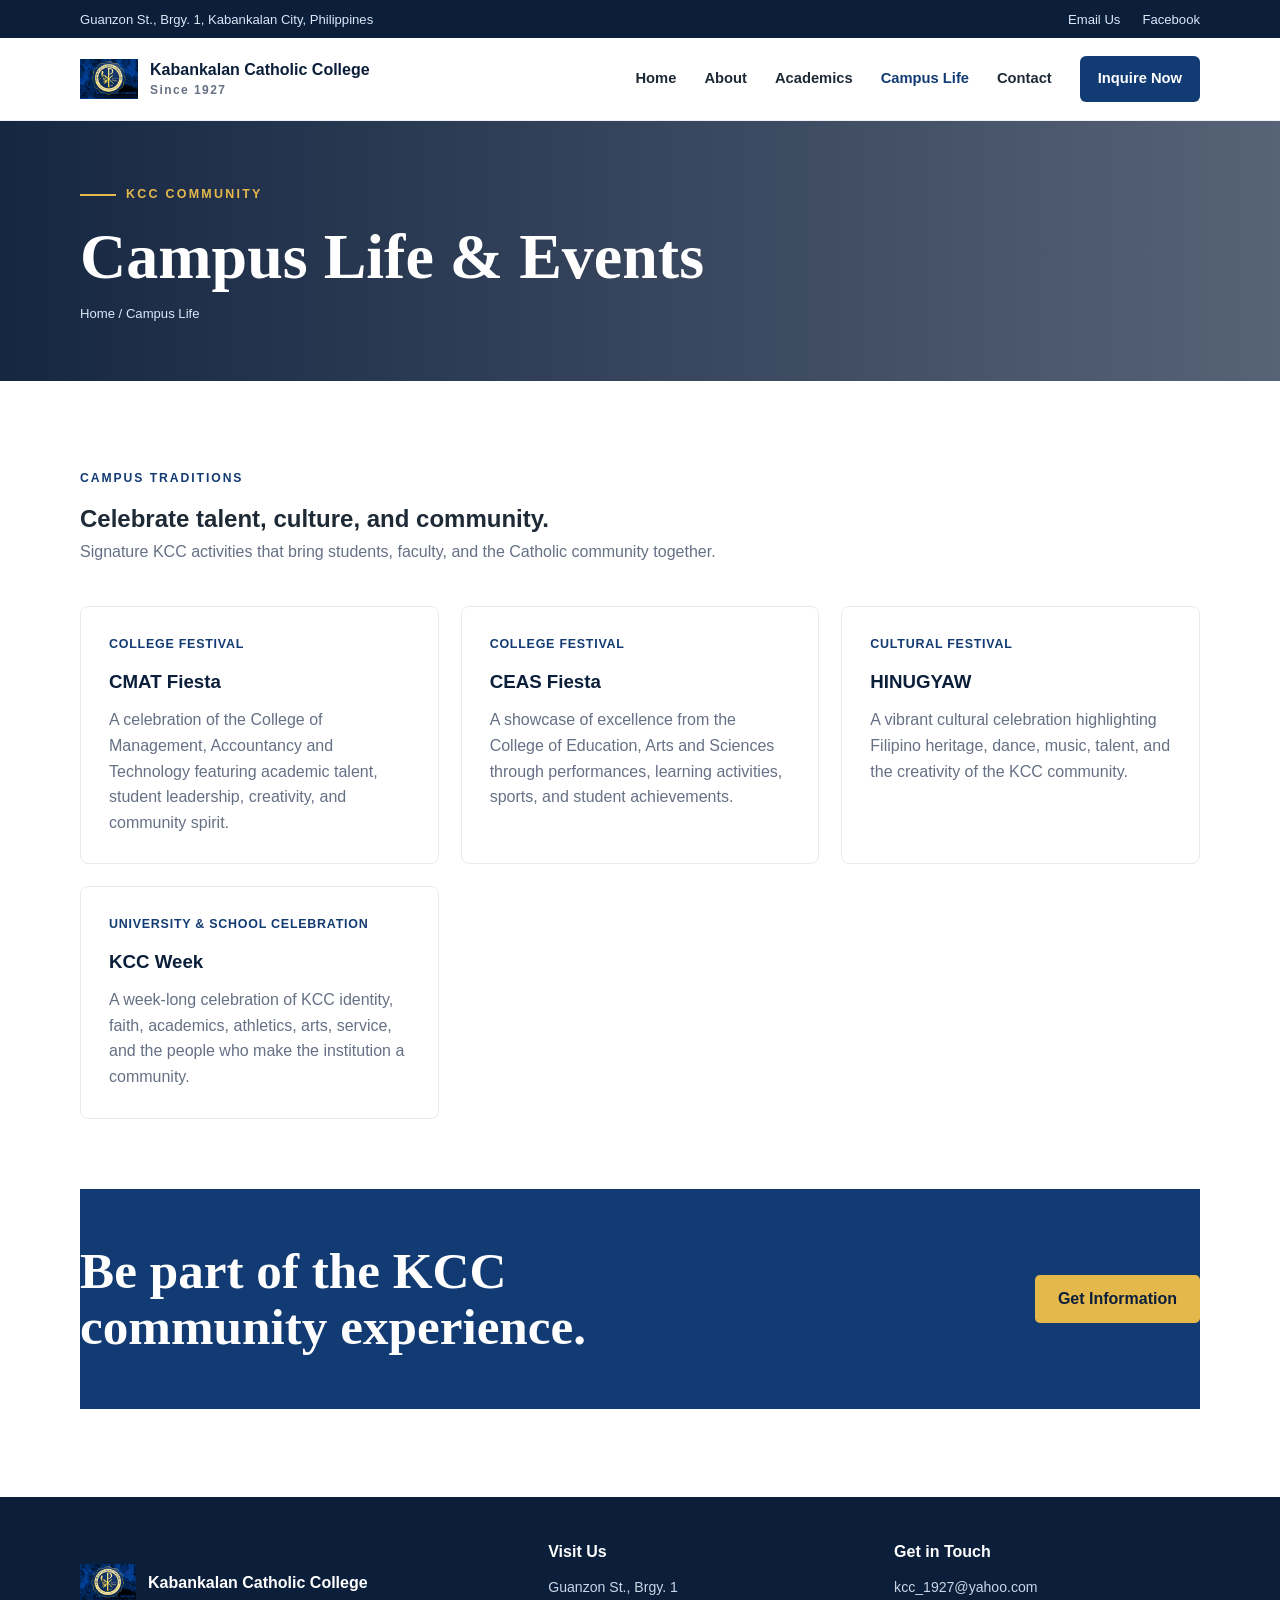
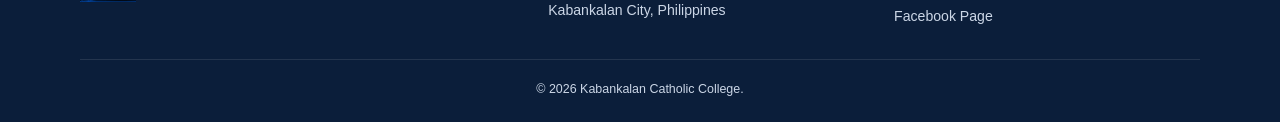
<file: events.html>
<!DOCTYPE html>
<html lang="en">
<head><meta charset="UTF-8"><meta name="viewport" content="width=device-width, initial-scale=1.0"><title>Campus Life | KCC</title><link rel="stylesheet" href="assets/style.css"></head>
<body>
  <div class="topbar"><div class="container"><span>Guanzon St., Brgy. 1, Kabankalan City, Philippines</span><div class="topbar-links"><a href="mailto:kcc_1927@yahoo.com">Email Us</a><a href="https://www.facebook.com/share/1AAuuP4sMT/" target="_blank" rel="noopener">Facebook</a></div></div></div>
  <header class="navbar"><div class="container nav-inner"><a class="brand" href="index.html"><img src="assets/kcc-logo.png" alt="KCC seal"><div>Kabankalan Catholic College<span>Since 1927</span></div></a><button class="menu-btn" type="button" aria-label="Toggle navigation" aria-expanded="false">&#9776;</button><nav class="nav-links"><a href="index.html">Home</a><a href="about.html">About</a><a href="courses.html">Academics</a><a class="active" href="events.html">Campus Life</a><a href="contact.html">Contact</a><a class="apply-btn" href="contact.html">Inquire Now</a></nav></div></header>
  <main>
    <section class="page-hero"><div class="container"><div class="eyebrow">KCC Community</div><h1>Campus Life &amp; Events</h1><div class="breadcrumb">Home / Campus Life</div></div></section>
    <section class="content-section">
      <div class="container">
        <div class="program-heading"><div class="section-kicker">Campus Traditions</div><h2>Celebrate talent, culture, and community.</h2><p class="muted">Signature KCC activities that bring students, faculty, and the Catholic community together.</p></div>
        <div class="event-grid">
          <article class="event-card"><div class="event-meta">College Festival</div><h3>CMAT Fiesta</h3><p class="muted">A celebration of the College of Management, Accountancy and Technology featuring academic talent, student leadership, creativity, and community spirit.</p></article>
          <article class="event-card"><div class="event-meta">College Festival</div><h3>CEAS Fiesta</h3><p class="muted">A showcase of excellence from the College of Education, Arts and Sciences through performances, learning activities, sports, and student achievements.</p></article>
          <article class="event-card"><div class="event-meta">Cultural Festival</div><h3>HINUGYAW</h3><p class="muted">A vibrant cultural celebration highlighting Filipino heritage, dance, music, talent, and the creativity of the KCC community.</p></article>
          <article class="event-card"><div class="event-meta">University &amp; School Celebration</div><h3>KCC Week</h3><p class="muted">A week-long celebration of KCC identity, faith, academics, athletics, arts, service, and the people who make the institution a community.</p></article>
        </div>

        <div class="cta" style="margin-top:70px">
          <div class="cta-inner"><h2>Be part of the KCC community experience.</h2><a class="button button-gold" href="contact.html">Get Information</a></div>
        </div>
      </div>
    </section>
  </main>
  <footer class="footer"><div class="container"><div class="footer-grid"><div class="footer-brand"><img src="assets/kcc-logo.png" alt=""><span>Kabankalan Catholic College</span></div><div><h4>Visit Us</h4><p>Guanzon St., Brgy. 1<br>Kabankalan City, Philippines</p></div><div><h4>Get in Touch</h4><div class="footer-links"><a href="mailto:kcc_1927@yahoo.com">kcc_1927@yahoo.com</a><a href="https://www.facebook.com/share/1AAuuP4sMT/" target="_blank" rel="noopener">Facebook Page</a></div></div></div><div class="copyright">&copy; 2026 Kabankalan Catholic College.</div></div></footer>
  <script>const m=document.querySelector(".menu-btn"),n=document.querySelector(".nav-links");m.addEventListener("click",()=>{const o=n.classList.toggle("open");m.setAttribute("aria-expanded",String(o))});</script>
</body></html>
</file>
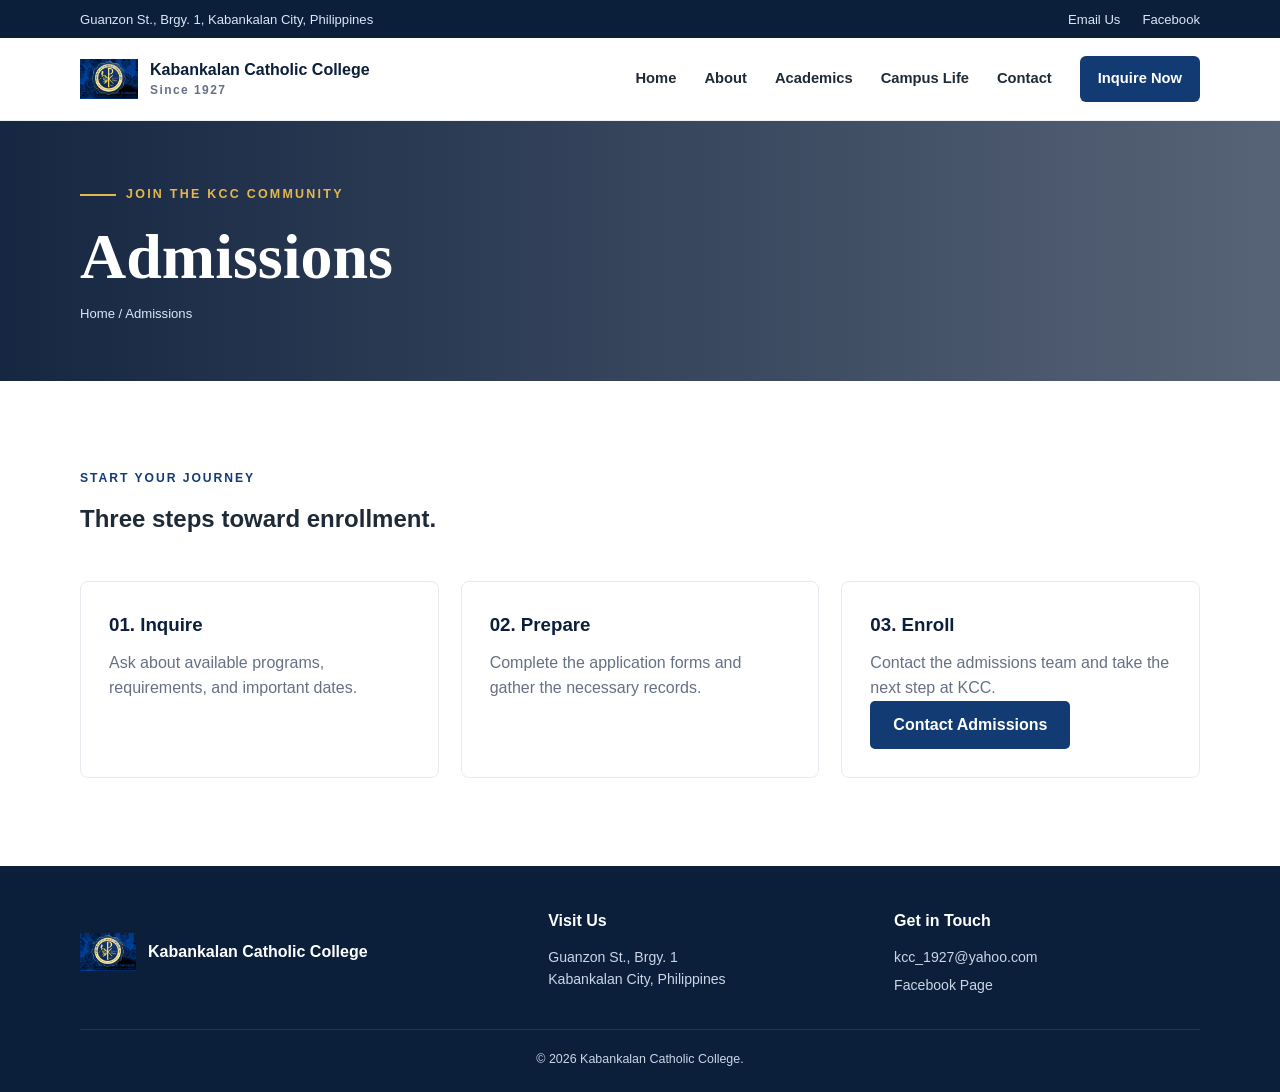
<file: pricing.html>
<!DOCTYPE html>
<html lang="en">
<head><meta charset="UTF-8"><meta name="viewport" content="width=device-width, initial-scale=1.0"><title>Admissions | KCC</title><link rel="stylesheet" href="assets/style.css"></head>
<body>
  <div class="topbar"><div class="container"><span>Guanzon St., Brgy. 1, Kabankalan City, Philippines</span><div class="topbar-links"><a href="mailto:kcc_1927@yahoo.com">Email Us</a><a href="https://www.facebook.com/share/1AAuuP4sMT/" target="_blank" rel="noopener">Facebook</a></div></div></div>
  <header class="navbar"><div class="container nav-inner"><a class="brand" href="index.html"><img src="assets/kcc-logo.png" alt="KCC seal"><div>Kabankalan Catholic College<span>Since 1927</span></div></a><button class="menu-btn" type="button" aria-label="Toggle navigation" aria-expanded="false">&#9776;</button><nav class="nav-links"><a href="index.html">Home</a><a href="about.html">About</a><a href="courses.html">Academics</a><a href="events.html">Campus Life</a><a href="contact.html">Contact</a><a class="apply-btn" href="contact.html">Inquire Now</a></nav></div></header>
  <main><section class="page-hero"><div class="container"><div class="eyebrow">Join the KCC Community</div><h1>Admissions</h1><div class="breadcrumb">Home / Admissions</div></div></section><section class="content-section"><div class="container"><div class="program-heading"><div class="section-kicker">Start Your Journey</div><h2>Three steps toward enrollment.</h2></div><div class="price-grid">
    <article class="price-card"><h3>01. Inquire</h3><p class="muted">Ask about available programs, requirements, and important dates.</p></article><article class="price-card"><h3>02. Prepare</h3><p class="muted">Complete the application forms and gather the necessary records.</p></article><article class="price-card"><h3>03. Enroll</h3><p class="muted">Contact the admissions team and take the next step at KCC.</p><a class="button button-blue" href="contact.html">Contact Admissions</a></article>
  </div></div></section></main>
  <footer class="footer"><div class="container"><div class="footer-grid"><div class="footer-brand"><img src="assets/kcc-logo.png" alt=""><span>Kabankalan Catholic College</span></div><div><h4>Visit Us</h4><p>Guanzon St., Brgy. 1<br>Kabankalan City, Philippines</p></div><div><h4>Get in Touch</h4><div class="footer-links"><a href="mailto:kcc_1927@yahoo.com">kcc_1927@yahoo.com</a><a href="https://www.facebook.com/share/1AAuuP4sMT/" target="_blank" rel="noopener">Facebook Page</a></div></div></div><div class="copyright">&copy; 2026 Kabankalan Catholic College.</div></div></footer>
  <script>const m=document.querySelector(".menu-btn"),n=document.querySelector(".nav-links");m.addEventListener("click",()=>{const o=n.classList.toggle("open");m.setAttribute("aria-expanded",String(o))});</script>
</body></html>
</file>
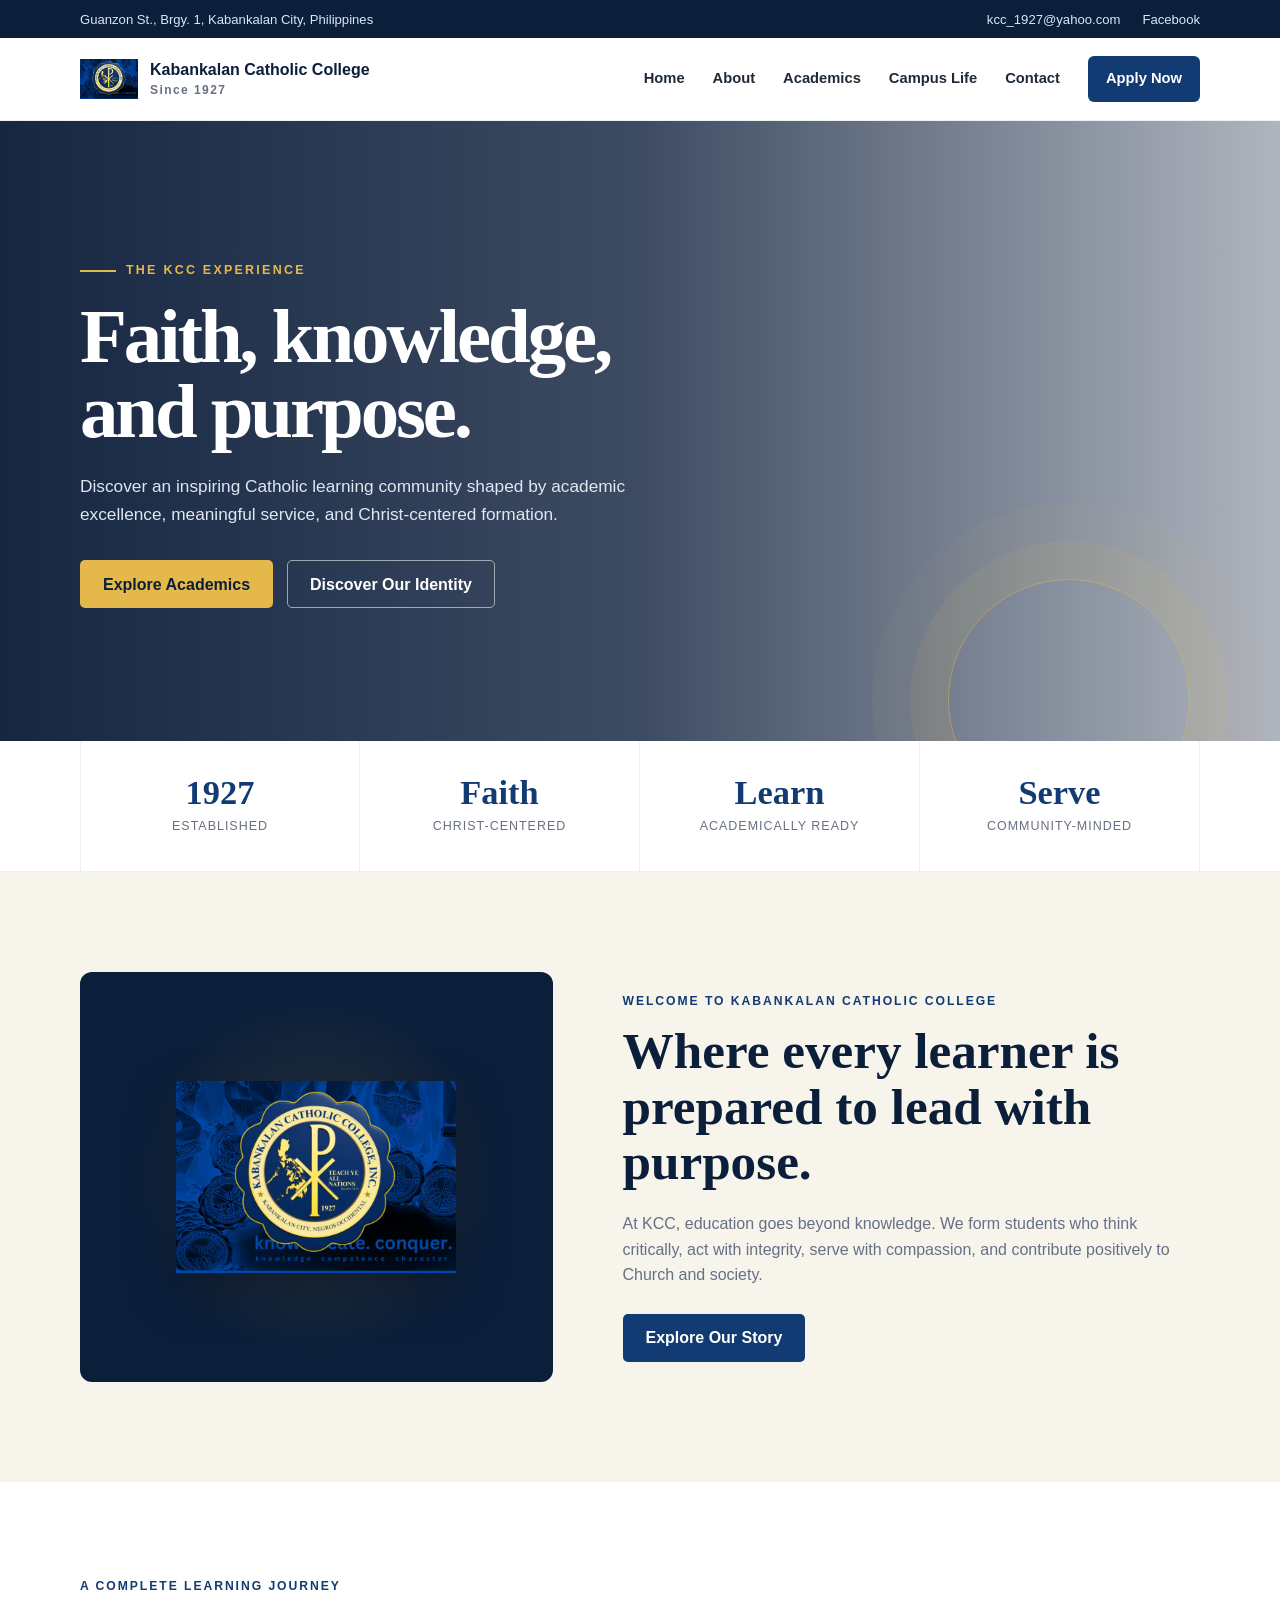
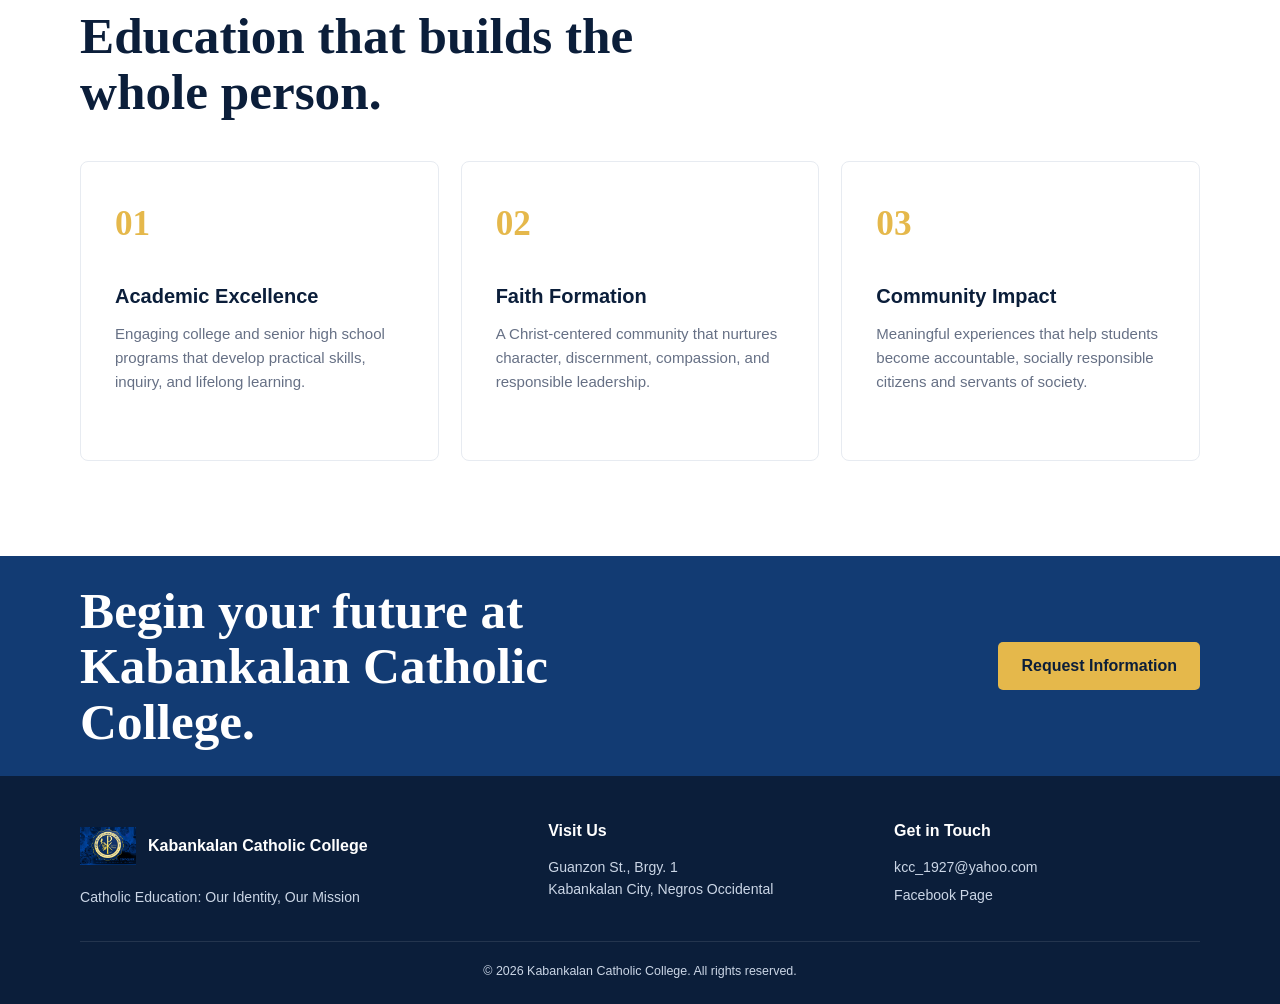
<file: starter-page.html>
<!DOCTYPE html>
<html lang="en">
<head>
  <meta charset="UTF-8">
  <meta name="viewport" content="width=device-width, initial-scale=1.0">
  <title>Our KCC Community | Kabankalan Catholic College</title>
  <link rel="stylesheet" href="assets/style.css">
</head>
<body>
  <div class="topbar">
    <div class="container">
      <span>Guanzon St., Brgy. 1, Kabankalan City, Philippines</span>
      <div class="topbar-links">
        <a href="mailto:kcc_1927@yahoo.com">kcc_1927@yahoo.com</a>
        <a href="https://www.facebook.com/share/1AAuuP4sMT/" target="_blank" rel="noopener">Facebook</a>
      </div>
    </div>
  </div>

  <header class="navbar">
    <div class="container nav-inner">
      <a class="brand" href="index.html">
        <img src="assets/kcc-logo.png" alt="Kabankalan Catholic College seal">
        <div>Kabankalan Catholic College<span>Since 1927</span></div>
      </a>
      <button class="menu-btn" type="button" aria-label="Toggle navigation" aria-expanded="false">&#9776;</button>
      <nav class="nav-links">
        <a href="index.html">Home</a>
        <a href="about.html">About</a>
        <a href="courses.html">Academics</a>
        <a href="events.html">Campus Life</a>
        <a href="contact.html">Contact</a>
        <a class="apply-btn" href="https://kcc.wela.ph/" target="_blank" rel="noopener">Apply Now</a>
      </nav>
    </div>
  </header>

  <main>
    <section class="hero starter-hero">
      <div class="container">
        <div class="hero-content">
          <div class="eyebrow">The KCC Experience</div>
          <h1>Faith, knowledge,<br>and purpose.</h1>
          <p>Discover an inspiring Catholic learning community shaped by academic excellence, meaningful service, and Christ-centered formation.</p>
          <div class="hero-actions">
            <a class="button button-gold" href="courses.html">Explore Academics</a>
            <a class="button button-outline" href="about.html">Discover Our Identity</a>
          </div>
        </div>
      </div>
    </section>

    <section class="stats" aria-label="Kabankalan Catholic College highlights">
      <div class="container stats-grid">
        <div class="stat"><strong>1927</strong><span>Established</span></div>
        <div class="stat"><strong>Faith</strong><span>Christ-Centered</span></div>
        <div class="stat"><strong>Learn</strong><span>Academically Ready</span></div>
        <div class="stat"><strong>Serve</strong><span>Community-Minded</span></div>
      </div>
    </section>

    <section class="welcome">
      <div class="container welcome-grid">
        <div class="welcome-logo">
          <img src="assets/kcc-logo.png" alt="Kabankalan Catholic College official seal">
        </div>
        <div>
          <div class="section-kicker">Welcome to Kabankalan Catholic College</div>
          <h2>Where every learner is prepared to lead with purpose.</h2>
          <p class="welcome-copy">At KCC, education goes beyond knowledge. We form students who think critically, act with integrity, serve with compassion, and contribute positively to Church and society.</p>
          <a class="button button-blue" href="about.html">Explore Our Story</a>
        </div>
      </div>
    </section>

    <section class="programs">
      <div class="container">
        <div class="program-heading">
          <div class="section-kicker">A Complete Learning Journey</div>
          <h2>Education that builds the whole person.</h2>
        </div>
        <div class="program-grid">
          <article class="program-card">
            <div class="card-number">01</div>
            <h3>Academic Excellence</h3>
            <p>Engaging college and senior high school programs that develop practical skills, inquiry, and lifelong learning.</p>
          </article>
          <article class="program-card">
            <div class="card-number">02</div>
            <h3>Faith Formation</h3>
            <p>A Christ-centered community that nurtures character, discernment, compassion, and responsible leadership.</p>
          </article>
          <article class="program-card">
            <div class="card-number">03</div>
            <h3>Community Impact</h3>
            <p>Meaningful experiences that help students become accountable, socially responsible citizens and servants of society.</p>
          </article>
        </div>
      </div>
    </section>

    <section class="cta">
      <div class="container cta-inner">
        <h2>Begin your future at Kabankalan Catholic College.</h2>
        <a class="button button-gold" href="contact.html">Request Information</a>
      </div>
    </section>
  </main>

  <footer class="footer">
    <div class="container">
      <div class="footer-grid">
        <div>
          <div class="footer-brand">
            <img src="assets/kcc-logo.png" alt="">
            <span>Kabankalan Catholic College</span>
          </div>
          <p style="margin-top:12px">Catholic Education: Our Identity, Our Mission</p>
        </div>
        <div>
          <h4>Visit Us</h4>
          <p>Guanzon St., Brgy. 1<br>Kabankalan City, Negros Occidental</p>
        </div>
        <div>
          <h4>Get in Touch</h4>
          <div class="footer-links">
            <a href="mailto:kcc_1927@yahoo.com">kcc_1927@yahoo.com</a>
            <a href="https://www.facebook.com/share/1AAuuP4sMT/" target="_blank" rel="noopener">Facebook Page</a>
          </div>
        </div>
      </div>
      <div class="copyright">&copy; 2026 Kabankalan Catholic College. All rights reserved.</div>
    </div>
  </footer>

  <script>
    const menuButton = document.querySelector(".menu-btn");
    const navLinks = document.querySelector(".nav-links");

    menuButton.addEventListener("click", () => {
      const isOpen = navLinks.classList.toggle("open");
      menuButton.setAttribute("aria-expanded", String(isOpen));
    });
  </script>
</body>
</html>
</file>
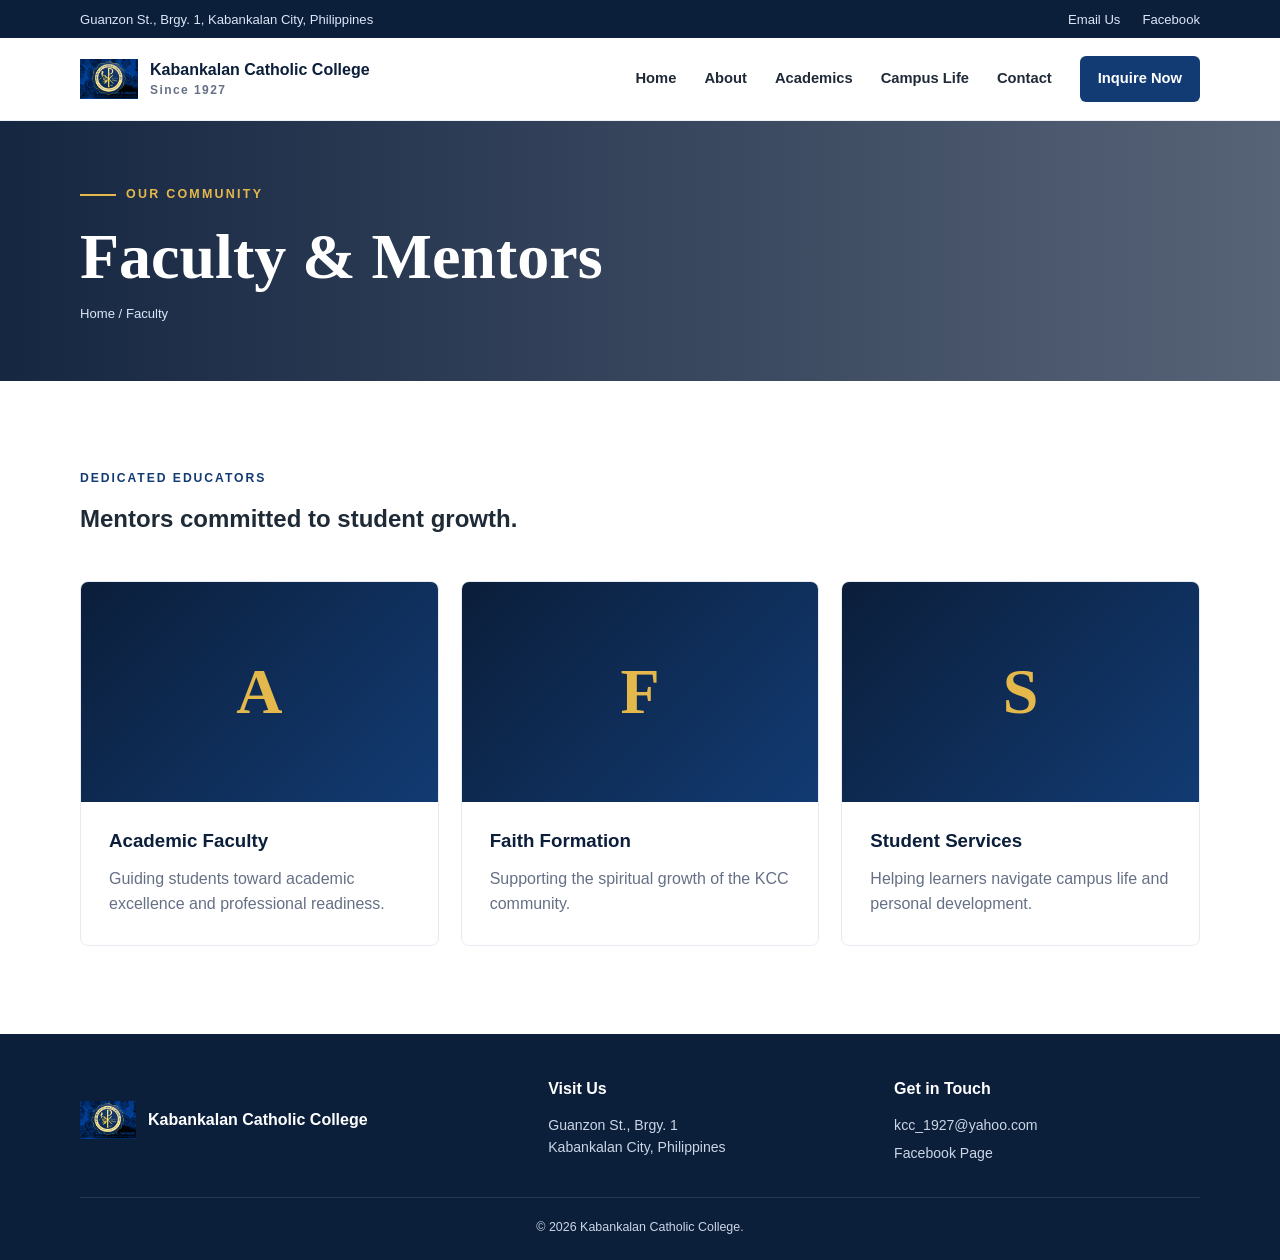
<file: trainers.html>
<!DOCTYPE html>
<html lang="en">
<head><meta charset="UTF-8"><meta name="viewport" content="width=device-width, initial-scale=1.0"><title>Faculty | KCC</title><link rel="stylesheet" href="assets/style.css"></head>
<body>
  <div class="topbar"><div class="container"><span>Guanzon St., Brgy. 1, Kabankalan City, Philippines</span><div class="topbar-links"><a href="mailto:kcc_1927@yahoo.com">Email Us</a><a href="https://www.facebook.com/share/1AAuuP4sMT/" target="_blank" rel="noopener">Facebook</a></div></div></div>
  <header class="navbar"><div class="container nav-inner"><a class="brand" href="index.html"><img src="assets/kcc-logo.png" alt="KCC seal"><div>Kabankalan Catholic College<span>Since 1927</span></div></a><button class="menu-btn" type="button" aria-label="Toggle navigation" aria-expanded="false">&#9776;</button><nav class="nav-links"><a href="index.html">Home</a><a href="about.html">About</a><a href="courses.html">Academics</a><a href="events.html">Campus Life</a><a href="contact.html">Contact</a><a class="apply-btn" href="contact.html">Inquire Now</a></nav></div></header>
  <main><section class="page-hero"><div class="container"><div class="eyebrow">Our Community</div><h1>Faculty &amp; Mentors</h1><div class="breadcrumb">Home / Faculty</div></div></section><section class="content-section"><div class="container"><div class="program-heading"><div class="section-kicker">Dedicated Educators</div><h2>Mentors committed to student growth.</h2></div><div class="trainer-grid">
    <article class="trainer-card"><div class="trainer-avatar">A</div><h3>Academic Faculty</h3><p class="muted">Guiding students toward academic excellence and professional readiness.</p></article><article class="trainer-card"><div class="trainer-avatar">F</div><h3>Faith Formation</h3><p class="muted">Supporting the spiritual growth of the KCC community.</p></article><article class="trainer-card"><div class="trainer-avatar">S</div><h3>Student Services</h3><p class="muted">Helping learners navigate campus life and personal development.</p></article>
  </div></div></section></main>
  <footer class="footer"><div class="container"><div class="footer-grid"><div class="footer-brand"><img src="assets/kcc-logo.png" alt=""><span>Kabankalan Catholic College</span></div><div><h4>Visit Us</h4><p>Guanzon St., Brgy. 1<br>Kabankalan City, Philippines</p></div><div><h4>Get in Touch</h4><div class="footer-links"><a href="mailto:kcc_1927@yahoo.com">kcc_1927@yahoo.com</a><a href="https://www.facebook.com/share/1AAuuP4sMT/" target="_blank" rel="noopener">Facebook Page</a></div></div></div><div class="copyright">&copy; 2026 Kabankalan Catholic College.</div></div></footer>
  <script>const m=document.querySelector(".menu-btn"),n=document.querySelector(".nav-links");m.addEventListener("click",()=>{const o=n.classList.toggle("open");m.setAttribute("aria-expanded",String(o))});</script>
</body></html>
</file>
<file: assets/style.css>
:root {
  --navy: #0b1e3a;
  --blue: #123b73;
  --gold: #e5b84b;
  --cream: #f7f4ec;
  --white: #ffffff;
  --text: #1f2a37;
  --muted: #667085;
}

* {
  box-sizing: border-box;
  margin: 0;
  padding: 0;
}

html {
  scroll-behavior: smooth;
}

body {
  font-family: "Segoe UI", Arial, sans-serif;
  color: var(--text);
  background: var(--white);
  line-height: 1.6;
}

a {
  color: inherit;
  text-decoration: none;
}

.container {
  width: min(1120px, calc(100% - 40px));
  margin: 0 auto;
}

.topbar {
  background: var(--navy);
  color: #dce7f7;
  font-size: 0.82rem;
}

.topbar .container {
  display: flex;
  justify-content: space-between;
  align-items: center;
  min-height: 38px;
}

.topbar-links {
  display: flex;
  gap: 22px;
}

.navbar {
  position: sticky;
  top: 0;
  z-index: 20;
  background: rgba(255, 255, 255, 0.96);
  border-bottom: 1px solid #edf0f4;
  backdrop-filter: blur(12px);
}

.nav-inner {
  display: flex;
  align-items: center;
  justify-content: space-between;
  min-height: 82px;
}

.brand {
  display: flex;
  align-items: center;
  gap: 12px;
  color: var(--navy);
  font-weight: 800;
  line-height: 1.05;
}

.brand img {
  width: 58px;
  height: 58px;
  object-fit: contain;
}

.brand span {
  display: block;
  font-size: 0.75rem;
  letter-spacing: 0.12em;
  color: var(--muted);
  margin-top: 5px;
  font-weight: 700;
}

.nav-links {
  display: flex;
  align-items: center;
  gap: 28px;
  font-size: 0.92rem;
  font-weight: 700;
}

.nav-links a {
  transition: color 0.2s ease;
}

.nav-links a:hover,
.nav-links a.active {
  color: var(--blue);
}

.nav-links .apply-btn {
  padding: 11px 18px;
  border-radius: 6px;
  color: var(--white);
  background: var(--blue);
}

.menu-btn {
  display: none;
  border: 0;
  background: transparent;
  color: var(--navy);
  font-size: 1.7rem;
  cursor: pointer;
}

.hero {
  min-height: 620px;
  display: flex;
  align-items: center;
  position: relative;
  overflow: hidden;
  color: var(--white);
  background:
    linear-gradient(90deg, rgba(7, 25, 54, 0.94) 0%, rgba(7, 25, 54, 0.78) 50%, rgba(7, 25, 54, 0.32) 100%),
    url("https://images.unsplash.com/photo-1523050854058-8df90110c9f1?auto=format&fit=crop&w=1800&q=85") center/cover;
}

.hero::after {
  content: "";
  position: absolute;
  right: 7%;
  bottom: -80px;
  width: 240px;
  height: 240px;
  border: 1px solid rgba(229, 184, 75, 0.5);
  border-radius: 50%;
  box-shadow: 0 0 0 38px rgba(229, 184, 75, 0.08), 0 0 0 76px rgba(229, 184, 75, 0.04);
}

.hero-content {
  position: relative;
  z-index: 2;
  max-width: 680px;
  padding: 80px 0;
}

.eyebrow {
  display: inline-flex;
  align-items: center;
  gap: 10px;
  margin-bottom: 18px;
  color: var(--gold);
  font-size: 0.78rem;
  font-weight: 800;
  letter-spacing: 0.18em;
  text-transform: uppercase;
}

.eyebrow::before {
  content: "";
  width: 36px;
  height: 2px;
  background: var(--gold);
}

.hero h1 {
  max-width: 650px;
  font-family: Georgia, "Times New Roman", serif;
  font-size: clamp(3rem, 6vw, 5.4rem);
  line-height: 0.98;
  letter-spacing: -0.04em;
  margin-bottom: 24px;
}

.hero p {
  max-width: 570px;
  color: #dfe7f3;
  font-size: 1.08rem;
  margin-bottom: 32px;
}

.hero-actions {
  display: flex;
  gap: 14px;
  flex-wrap: wrap;
}

.button {
  display: inline-flex;
  align-items: center;
  justify-content: center;
  min-height: 48px;
  padding: 0 22px;
  border: 1px solid transparent;
  border-radius: 5px;
  font-weight: 800;
  transition: transform 0.2s ease, background 0.2s ease;
}

.button:hover {
  transform: translateY(-2px);
}

.button-gold {
  color: var(--navy);
  background: var(--gold);
}

.button-outline {
  color: var(--white);
  border-color: rgba(255, 255, 255, 0.55);
}

.stats {
  background: var(--white);
  border-bottom: 1px solid #edf0f4;
}

.stats-grid {
  display: grid;
  grid-template-columns: repeat(4, 1fr);
  min-height: 130px;
}

.stat {
  display: flex;
  flex-direction: column;
  justify-content: center;
  align-items: center;
  border-right: 1px solid #edf0f4;
  text-align: center;
}

.stat:first-child {
  border-left: 1px solid #edf0f4;
}

.stat strong {
  color: var(--blue);
  font-family: Georgia, serif;
  font-size: 2.15rem;
  line-height: 1;
}

.stat span {
  color: var(--muted);
  font-size: 0.78rem;
  letter-spacing: 0.08em;
  text-transform: uppercase;
  margin-top: 8px;
}

.welcome {
  padding: 100px 0;
  background: var(--cream);
}

.welcome-grid {
  display: grid;
  grid-template-columns: 0.9fr 1.1fr;
  gap: 70px;
  align-items: center;
}

.welcome-logo {
  display: grid;
  place-items: center;
  min-height: 410px;
  border-radius: 12px;
  background:
    radial-gradient(circle, rgba(229, 184, 75, 0.16), transparent 58%),
    var(--navy);
}

.welcome-logo img {
  width: 280px;
  max-width: 75%;
  filter: drop-shadow(0 18px 24px rgba(0, 0, 0, 0.25));
}

.section-kicker {
  color: var(--blue);
  font-size: 0.76rem;
  font-weight: 800;
  letter-spacing: 0.16em;
  text-transform: uppercase;
  margin-bottom: 12px;
}

.welcome h2,
.programs h2,
.cta h2 {
  color: var(--navy);
  font-family: Georgia, "Times New Roman", serif;
  font-size: clamp(2.2rem, 4vw, 3.5rem);
  line-height: 1.08;
  margin-bottom: 22px;
}

.welcome-copy {
  color: var(--muted);
  margin-bottom: 26px;
}

.button-blue {
  color: var(--white);
  background: var(--blue);
}

.programs {
  padding: 95px 0;
}

.program-heading {
  max-width: 650px;
  margin-bottom: 42px;
}

.program-grid {
  display: grid;
  grid-template-columns: repeat(3, 1fr);
  gap: 22px;
}

.program-card {
  min-height: 300px;
  padding: 34px;
  border: 1px solid #e7ebf1;
  border-radius: 8px;
  background: var(--white);
  transition: border 0.2s ease, transform 0.2s ease, box-shadow 0.2s ease;
}

.program-card:hover {
  transform: translateY(-6px);
  border-color: #c9d3e2;
  box-shadow: 0 18px 40px rgba(11, 30, 58, 0.09);
}

.card-number {
  color: var(--gold);
  font-family: Georgia, serif;
  font-size: 2.2rem;
  font-weight: 800;
}

.program-card h3 {
  color: var(--navy);
  font-size: 1.25rem;
  margin: 28px 0 10px;
}

.program-card p {
  color: var(--muted);
  font-size: 0.94rem;
}

.cta {
  color: var(--white);
  background: var(--blue);
}

.cta-inner {
  display: flex;
  align-items: center;
  justify-content: space-between;
  gap: 30px;
  min-height: 220px;
}

.cta h2 {
  color: var(--white);
  margin: 0;
  max-width: 650px;
}

.footer {
  color: #cbd6e6;
  background: var(--navy);
  padding: 42px 0 22px;
}

.footer-grid {
  display: grid;
  grid-template-columns: 1.4fr 1fr 1fr;
  gap: 40px;
  padding-bottom: 32px;
}

.footer-brand {
  display: flex;
  align-items: center;
  gap: 12px;
  color: var(--white);
  font-weight: 800;
}

.footer-brand img {
  width: 56px;
  height: 56px;
  object-fit: contain;
}

.footer h4 {
  color: var(--white);
  margin-bottom: 12px;
}

.footer p,
.footer a {
  font-size: 0.88rem;
}

.footer-links {
  display: flex;
  flex-direction: column;
  gap: 6px;
}

.copyright {
  border-top: 1px solid rgba(255, 255, 255, 0.1);
  padding-top: 20px;
  text-align: center;
  font-size: 0.78rem;
}

@media (max-width: 820px) {
  .topbar {
    display: none;
  }

  .nav-inner {
    min-height: 72px;
  }

  .brand img {
    width: 48px;
    height: 48px;
  }

  .menu-btn {
    display: block;
  }

  .nav-links {
    display: none;
    position: absolute;
    left: 0;
    right: 0;
    top: 72px;
    flex-direction: column;
    align-items: stretch;
    gap: 0;
    padding: 12px 20px 20px;
    background: var(--white);
    border-bottom: 1px solid #edf0f4;
  }

  .nav-links.open {
    display: flex;
  }

  .nav-links a {
    padding: 12px 0;
  }

  .nav-links .apply-btn {
    margin-top: 8px;
    text-align: center;
  }

  .hero {
    min-height: 560px;
  }

  .hero h1 {
    font-size: clamp(2.8rem, 13vw, 4.2rem);
  }

  .stats-grid,
  .welcome-grid,
  .program-grid,
  .footer-grid {
    grid-template-columns: 1fr;
  }

  .stats-grid {
    padding: 15px 0;
  }

  .stat {
    min-height: 105px;
    border-right: 0;
    border-bottom: 1px solid #edf0f4;
  }

  .stat:first-child {
    border-left: 0;
  }

  .welcome-grid {
    gap: 38px;
  }

  .welcome-logo {
    min-height: 330px;
  }

  .cta-inner {
    flex-direction: column;
    align-items: flex-start;
    justify-content: center;
    padding: 50px 0;
  }
}

.building-showcase {
  display: grid;
  grid-template-columns: 0.95fr 1.05fr;
  gap: 36px;
  align-items: center;
  margin: 18px 0 36px;
  padding: 24px;
  border: 1px solid #e7ebf1;
  border-radius: 10px;
  background: var(--cream);
}

.building-showcase img {
  width: 100%;
  height: 280px;
  display: block;
  object-fit: cover;
  border-radius: 8px;
}

.building-showcase h3 {
  color: var(--navy);
  font-family: Georgia, serif;
  font-size: 1.8rem;
  margin-bottom: 10px;
}

@media (max-width: 820px) {
  .building-showcase {
    grid-template-columns: 1fr;
  }

  .building-showcase img {
    height: 220px;
  }
}

@media (max-width: 480px) {
  .container {
    width: min(100% - 28px, 1120px);
  }

  .brand {
    font-size: 0.92rem;
  }

  .hero-content {
    padding: 65px 0;
  }

  .hero-actions {
    flex-direction: column;
  }

  .button {
    width: 100%;
  }

  .welcome,
  .programs {
    padding: 68px 0;
  }
}

.page-hero {
  min-height: 260px;
  display: flex;
  align-items: center;
  color: var(--white);
  background:
    linear-gradient(90deg, rgba(7, 25, 54, 0.94), rgba(7, 25, 54, 0.68)),
    url("https://images.unsplash.com/photo-1562774053-701939374585?auto=format&fit=crop&w=1600&q=80") center 42%/cover;
}

.page-hero h1 {
  font-family: Georgia, "Times New Roman", serif;
  font-size: clamp(2.5rem, 5vw, 4.2rem);
  line-height: 1.05;
}

.breadcrumb {
  color: #dce7f7;
  font-size: 0.82rem;
  margin-top: 12px;
}

.content-section {
  padding: 88px 0;
}

.content-grid {
  display: grid;
  grid-template-columns: 1fr 1fr;
  gap: 54px;
  align-items: start;
}

.content-grid h2,
.simple-card h2 {
  color: var(--navy);
  font-family: Georgia, serif;
  font-size: clamp(2rem, 4vw, 3rem);
  line-height: 1.1;
  margin-bottom: 20px;
}

.content-grid p,
.simple-card p {
  color: var(--muted);
  margin-bottom: 16px;
}

.feature-list {
  list-style: none;
  display: grid;
  gap: 14px;
  margin-top: 24px;
}

.feature-list li {
  padding: 14px 16px;
  border-left: 3px solid var(--gold);
  background: var(--cream);
  color: var(--navy);
  font-weight: 700;
}

.image-panel {
  min-height: 420px;
  border-radius: 10px;
  background:
    linear-gradient(rgba(11, 30, 58, 0.12), rgba(11, 30, 58, 0.12)),
    url("https://images.unsplash.com/photo-1523240795612-9a054b0db644?auto=format&fit=crop&w=1000&q=85") center/cover;
}

.three-grid,
.course-grid,
.event-grid,
.trainer-grid,
.price-grid {
  display: grid;
  grid-template-columns: repeat(3, 1fr);
  gap: 22px;
}

.simple-card,
.course-card,
.event-card,
.trainer-card,
.price-card {
  border: 1px solid #e7ebf1;
  border-radius: 8px;
  background: var(--white);
  overflow: hidden;
}

.simple-card {
  padding: 30px;
}

.simple-card h3,
.course-card h3,
.event-card h3,
.trainer-card h3,
.price-card h3 {
  color: var(--navy);
  margin-bottom: 10px;
}

.course-card,
.event-card,
.trainer-card,
.price-card {
  padding: 28px;
}

.card-icon {
  display: grid;
  place-items: center;
  width: 48px;
  height: 48px;
  border-radius: 50%;
  margin-bottom: 18px;
  color: var(--navy);
  background: var(--gold);
  font-weight: 800;
}

.muted {
  color: var(--muted);
}

.event-meta {
  color: var(--blue);
  font-size: 0.78rem;
  font-weight: 800;
  letter-spacing: 0.06em;
  text-transform: uppercase;
  margin-bottom: 12px;
}

.trainer-avatar {
  display: grid;
  place-items: center;
  height: 220px;
  margin: -28px -28px 24px;
  color: var(--gold);
  background: linear-gradient(135deg, var(--navy), var(--blue));
  font-family: Georgia, serif;
  font-size: 4rem;
  font-weight: 800;
}

.price {
  color: var(--blue);
  font-family: Georgia, serif;
  font-size: 2.6rem;
  font-weight: 800;
  margin: 14px 0;
}

.price small {
  color: var(--muted);
  font-family: "Segoe UI", sans-serif;
  font-size: 0.78rem;
}

.contact-grid {
  display: grid;
  grid-template-columns: 0.8fr 1.2fr;
  gap: 40px;
}

.contact-info {
  display: grid;
  gap: 18px;
}

.contact-item {
  padding: 22px;
  border: 1px solid #e7ebf1;
  border-radius: 8px;
  background: var(--cream);
}

.contact-item strong {
  display: block;
  color: var(--navy);
  margin-bottom: 5px;
}

.contact-form {
  display: grid;
  gap: 16px;
  padding: 28px;
  border: 1px solid #e7ebf1;
  border-radius: 8px;
}

.contact-form input,
.contact-form textarea {
  width: 100%;
  border: 1px solid #dfe4eb;
  border-radius: 5px;
  padding: 13px 14px;
  font: inherit;
  color: var(--text);
}

.contact-form textarea {
  min-height: 150px;
  resize: vertical;
}

.contact-form input:focus,
.contact-form textarea:focus {
  outline: 2px solid rgba(18, 59, 115, 0.16);
  border-color: var(--blue);
}

@media (max-width: 820px) {
  .content-grid,
  .contact-grid,
  .three-grid,
  .course-grid,
  .event-grid,
  .trainer-grid,
  .price-grid {
    grid-template-columns: 1fr;
  }

  .content-section,
  .page-hero {
    padding-top: 65px;
  }

  .image-panel {
    min-height: 300px;
  }
}
</file>
